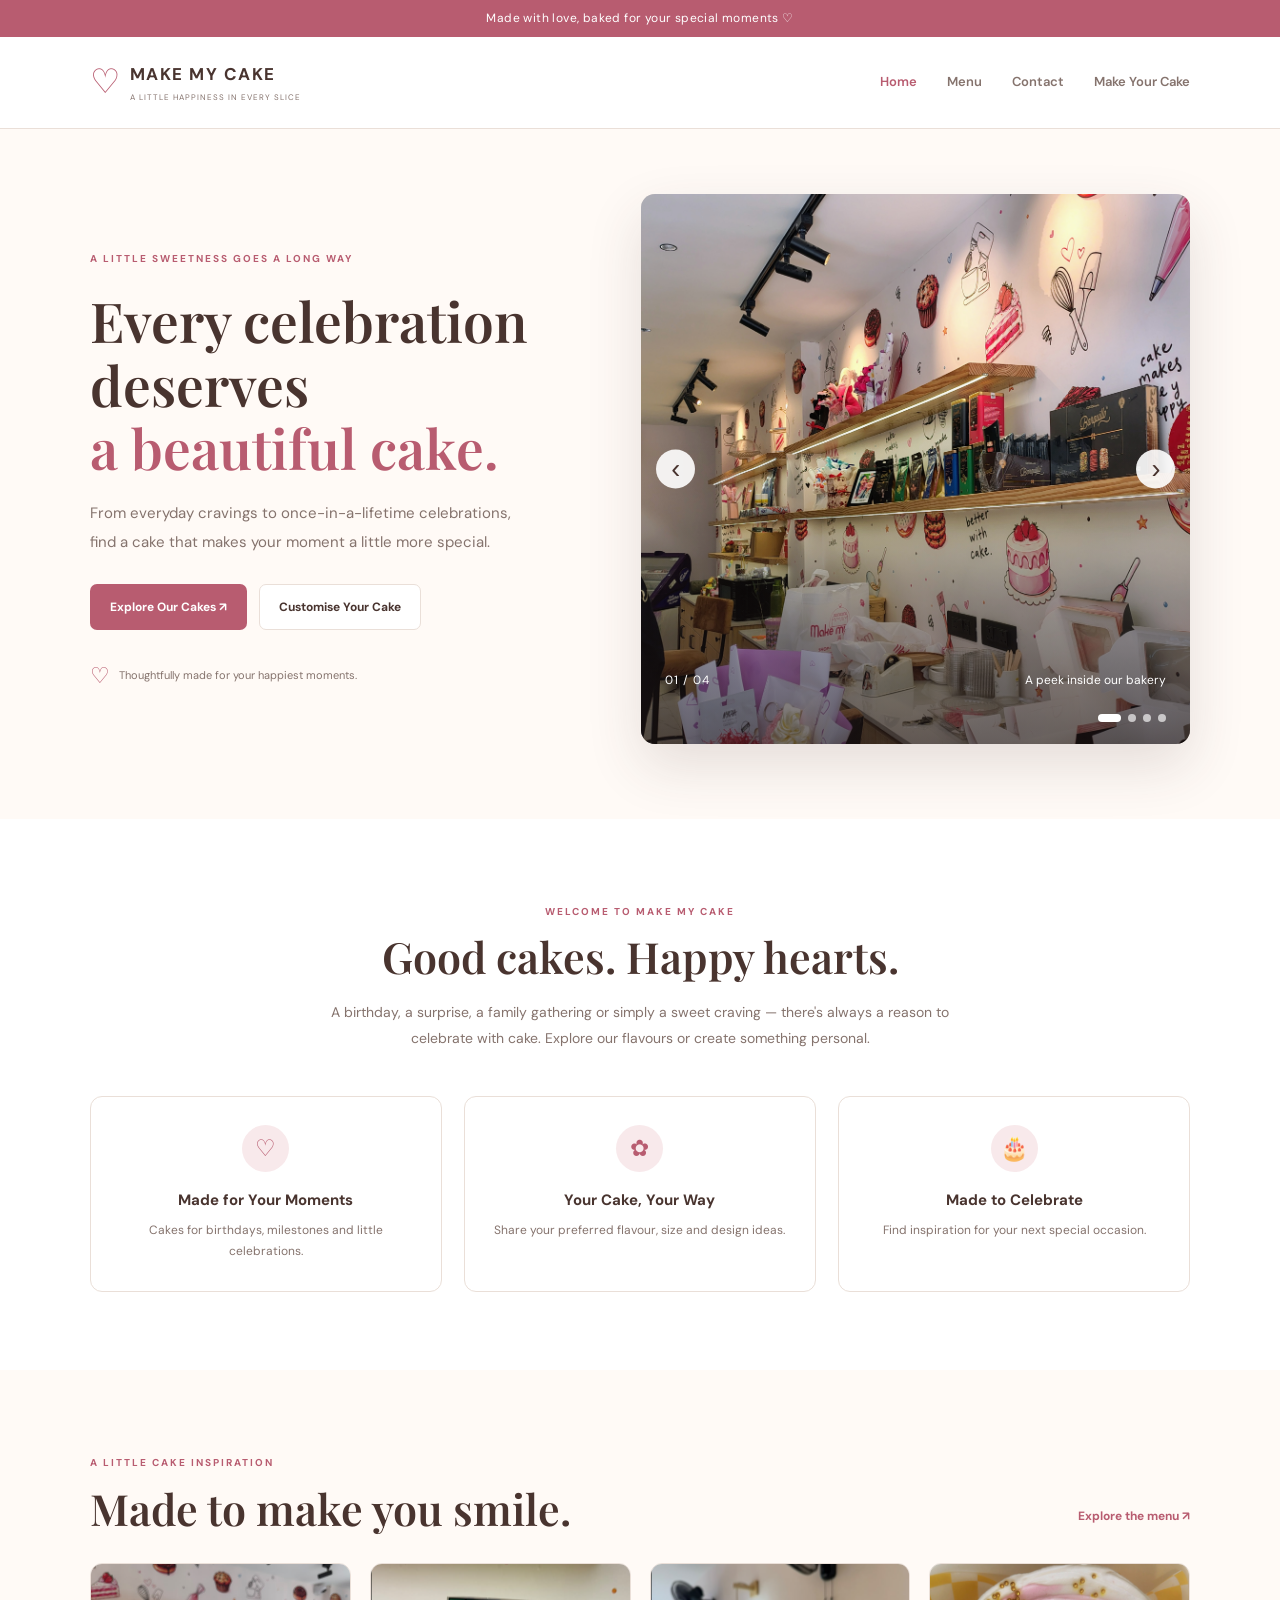
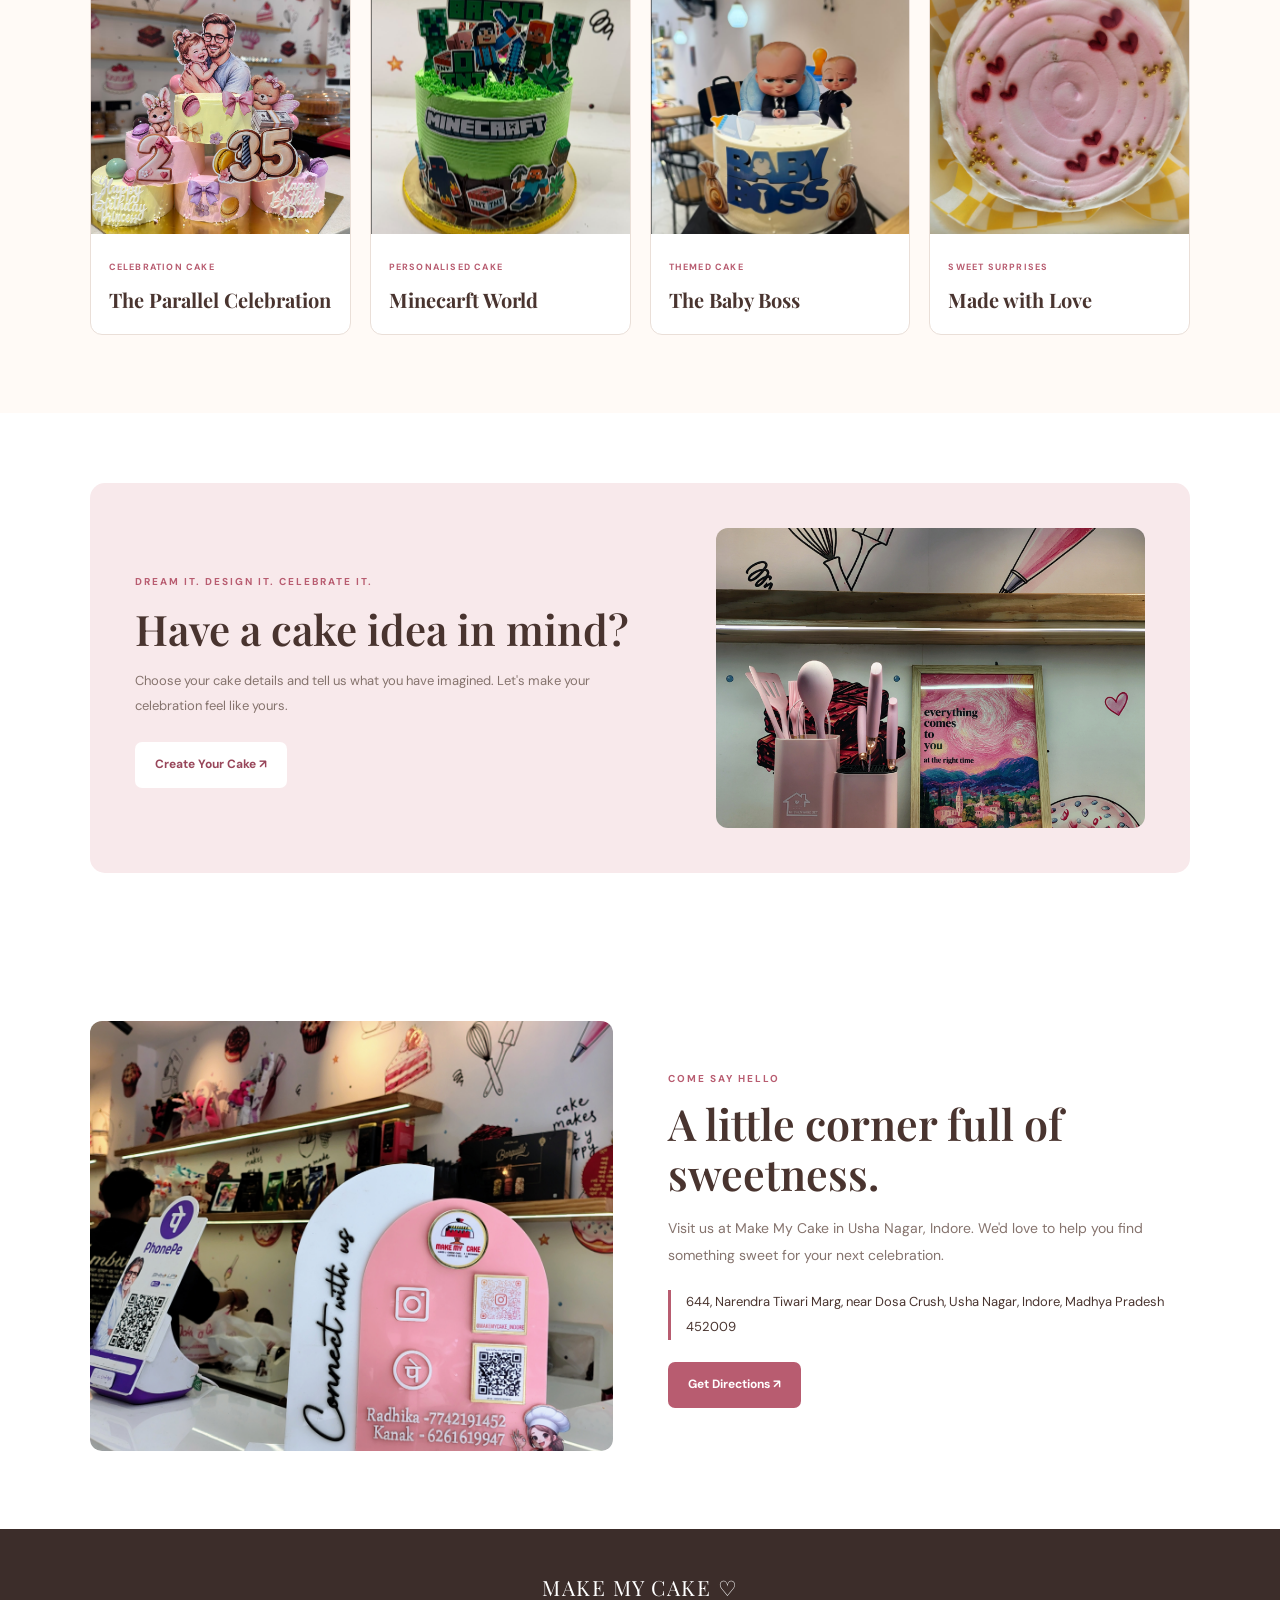
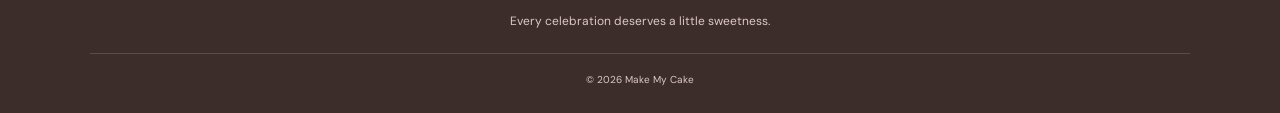
<file: index.html>
<!DOCTYPE html>
<html lang="en">
<head>
    <meta charset="UTF-8">
    <meta name="viewport" content="width=device-width, initial-scale=1.0">
    <meta name="description" content="Discover freshly made cakes, beautiful custom designs and celebration cakes at Make My Cake, Indore.">
    <title>Make My Cake | Every Celebration Deserves a Cake</title>
    <link rel="stylesheet" href="index.css">
    <script src="index.js" defer></script>
</head>
<body>

    <div class="announcement">
        Made with love, baked for your special moments ♡
    </div>

    <header class="site-header">
        <a class="brand" href="index.html">
            <span class="brand-icon">♡</span>
            <span>
                <strong>MAKE MY CAKE</strong>
                <small>A LITTLE HAPPINESS IN EVERY SLICE</small>
            </span>
        </a>

        <button class="menu-toggle" id="menuToggle"
                aria-label="Toggle navigation" aria-expanded="false">
            ☰
        </button>

        <nav class="nav-links" id="navLinks">
            <a class="active" href="index.html">Home</a>
            <a href="menu.html">Menu</a>
            <a href="contact.html">Contact</a>
            <a href="make-your-cake.html">Make Your Cake</a>
         
        </nav>
    </header>

    <main>
        <section class="hero">
            <div class="hero-copy">
                <span class="eyebrow">A LITTLE SWEETNESS GOES A LONG WAY</span>
                <h1>Every celebration deserves <span>a beautiful cake.</span></h1>
                <p>
                    From everyday cravings to once-in-a-lifetime celebrations,
                    find a cake that makes your moment a little more special.
                </p>

                <div class="hero-actions">
                    <a class="btn btn-primary" href="menu.html">Explore Our Cakes ↗</a>
                    <a class="btn btn-outline" href="make-your-cake.html">Customise Your Cake</a>
                </div>

                <div class="hero-note">
                    <span>♡</span>
                    Thoughtfully made for your happiest moments.
                </div>
            </div>

            <div class="slideshow" aria-label="Make My Cake bakery photo slideshow">
                <div class="slides">
                    <img class="slide active"
                         src="8.jpg"
                         alt="Inside the Make My Cake bakery">
                         
                    <img class="slide"
                         src="17.png"
                         alt="The bakery counter at Make My Cake">

                         
                    <img class="slide"
                         src="2.jpg"
                         alt="Cakes displayed at the bakery">

                         
                    <img class="slide"
                         src="14.png"
                         alt="Cakes displayed at the bakery">


                <div class="slide-caption">
                    <span class="slide-counter" id="slideCounter">01 / 04</span>
                    <span id="slideCaption">A peek inside our bakery</span>
                </div>

                <button class="slide-arrow slide-prev" id="prevSlide"
                        aria-label="Previous photo">‹</button>
                <button class="slide-arrow slide-next" id="nextSlide"
                        aria-label="Next photo">›</button>

                <div class="slide-dots" id="slideDots" aria-label="Choose a photo">
                    <button class="slide-dot active" aria-label="Photo 1"></button>
                    <button class="slide-dot" aria-label="Photo 2"></button>
                    <button class="slide-dot" aria-label="Photo 3"></button>
                    <button class="slide-dot" aria-label="Photo 4"></button>
                </div>
            </div>
        </section>

        <section class="welcome section-padding">
            <span class="eyebrow">WELCOME TO MAKE MY CAKE</span>
            <h2>Good cakes. Happy hearts.</h2>
            <p>
                A birthday, a surprise, a family gathering or simply a sweet
                craving — there's always a reason to celebrate with cake.
                Explore our flavours or create something personal.
            </p>

            <div class="feature-row">
                <article class="feature">
                    <span class="feature-icon">♡</span>
                    <h3>Made for Your Moments</h3>
                    <p>Cakes for birthdays, milestones and little celebrations.</p>
                </article>

                <article class="feature">
                    <span class="feature-icon">✿</span>
                    <h3>Your Cake, Your Way</h3>
                    <p>Share your preferred flavour, size and design ideas.</p>
                </article>

                <article class="feature">
                    <span class="feature-icon">🎂</span>
                    <h3>Made to Celebrate</h3>
                    <p>Find inspiration for your next special occasion.</p>
                </article>
            </div>
        </section>

        <section class="gallery-section section-padding">
            <div class="section-heading">
                <div>
                    <span class="eyebrow">A LITTLE CAKE INSPIRATION</span>
                    <h2>Made to make you smile.</h2>
                </div>
                <a class="text-link" href="menu.html">Explore the menu ↗</a>
            </div>

            <div class="cake-gallery">
                <article class="cake-card">
                    <img src="18.png"
                         alt="Pink and white celebration cake decorated with a large lily">
                    <div class="cake-card-info">
                        <span>CELEBRATION CAKE</span>
                        <h3>The Parallel Celebration</h3>
                    </div>
                </article>

                <article class="cake-card">
                    <img src="15.png"
                         alt="Pink cake decorated with little red hearts and golden sprinkles">
                    <div class="cake-card-info">
                        <span>PERSONALISED CAKE</span>
                        <h3>Minecarft World</h3>
                    </div>
                </article>

                <article class="cake-card">
                    <img src="13.png"
                         alt="Chocolate jungle-themed cake with handmade animal decorations">
                    <div class="cake-card-info">
                        <span>THEMED CAKE</span>
                        <h3>The Baby Boss</h3>
                    </div>
                </article>

                <article class="cake-card">
                    <img src="9.jpg"
                         alt="White birthday cake decorated with personalised photo toppers">
                    <div class="cake-card-info">
                        <span>SWEET SURPRISES</span>
                        <h3>Made with Love</h3>
                    </div>
                </article>
            </div>
        </section>

        <section class="custom-cta">
            <div class="custom-cta-copy">
                <span class="eyebrow">DREAM IT. DESIGN IT. CELEBRATE IT.</span>
                <h2>Have a cake idea in mind?</h2>
                <p>
                    Choose your cake details and tell us what you have imagined.
                    Let's make your celebration feel like yours.
                </p>
                <a class="btn btn-light" href="make-your-cake.html">
                    Create Your Cake ↗
                </a>
            </div>

            <img src="6.jpg"
                 alt="Close-up of the pink floral cake"
                 class="cta-image">
        </section>

        <section class="visit-section section-padding">
            <div class="visit-image">
                <img src="7.jpg"
                     alt="The Make My Cake shop counter">
            </div>

            <div class="visit-copy">
                <span class="eyebrow">COME SAY HELLO</span>
                <h2>A little corner full of sweetness.</h2>
                <p>
                    Visit us at Make My Cake in Usha Nagar, Indore.
                    We'd love to help you find something sweet for your next
                    celebration.
                </p>
                <p class="address">
                    644, Narendra Tiwari Marg, near Dosa Crush,
                    Usha Nagar, Indore, Madhya Pradesh 452009
                </p>
                <a class="btn btn-primary"
                   href="https://www.google.com/maps/search/?api=1&query=644%2C%20Narendra%20Tiwari%20Marg%2C%20near%20Dosa%20Crush%2C%20Usha%20Nagar%2C%20Indore%2C%20Madhya%20Pradesh%20452009"
                   target="_blank" rel="noopener noreferrer">
                    Get Directions ↗
                </a>
            </div>
        </section>
    </main>

    <footer class="site-footer">
        <a class="footer-brand" href="index.html">MAKE MY CAKE ♡</a>
        <p>Every celebration deserves a little sweetness.</p>

        <p class="copyright">© <span id="currentYear"></span> Make My Cake</p>
    </footer>

</body>
</html>
</file>
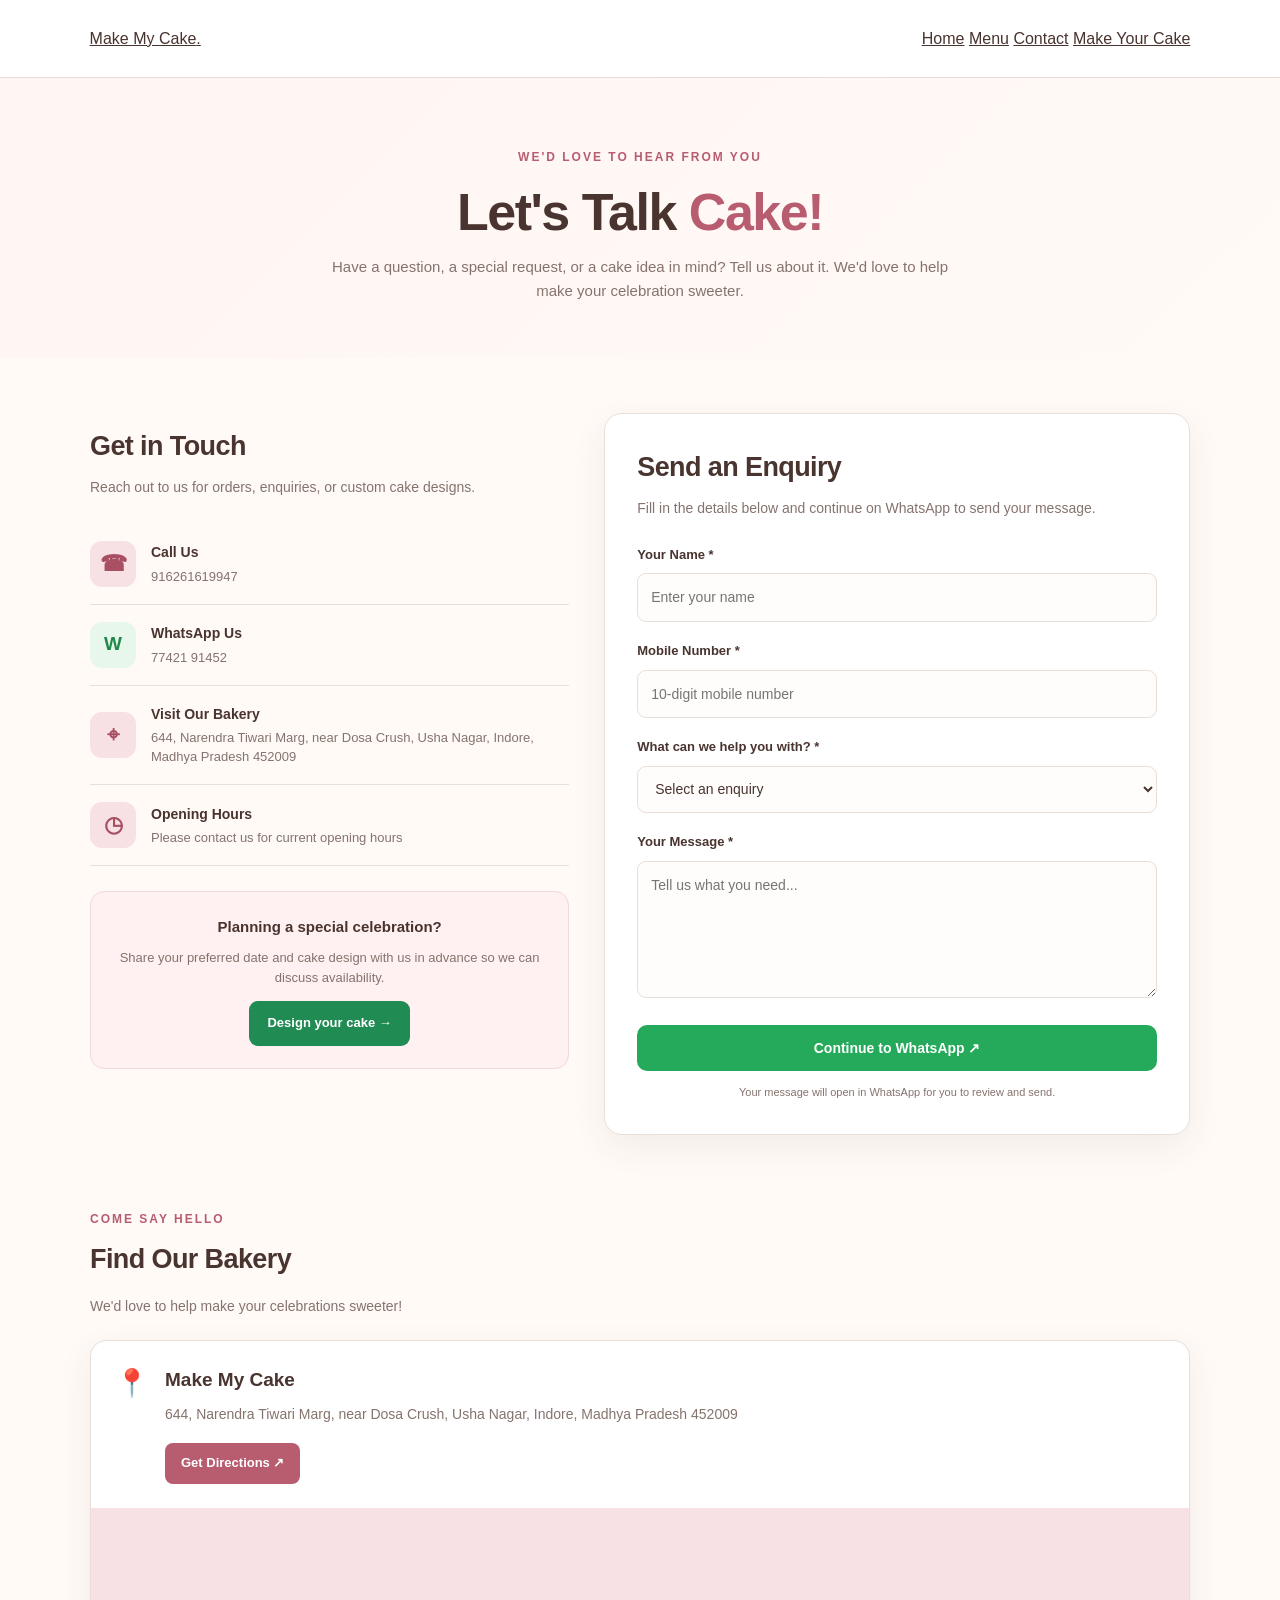
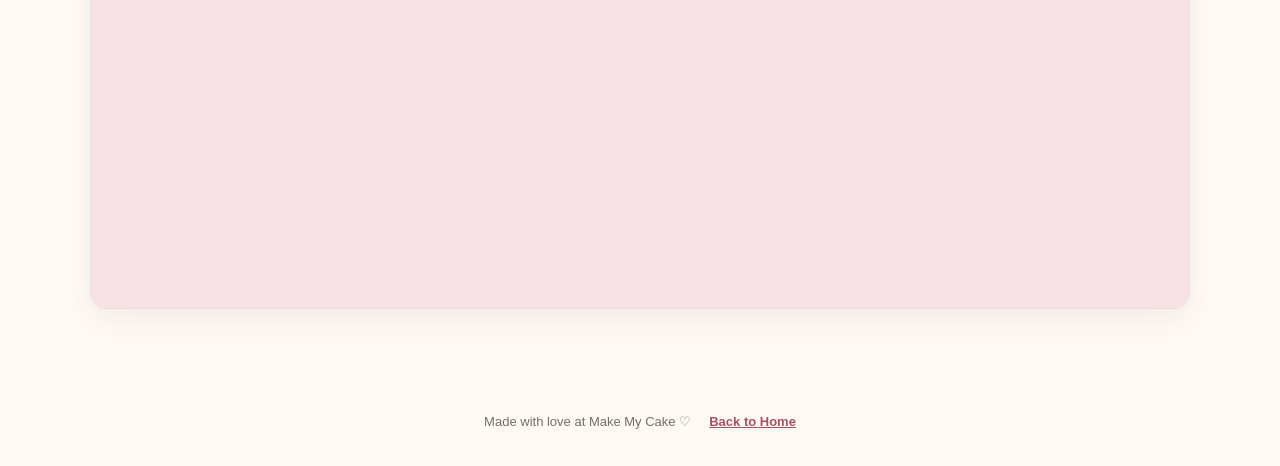
<file: contact.html>
<!DOCTYPE html>
<html lang="en">
<head>
    <meta charset="UTF-8">
    <meta name="viewport" content="width=device-width, initial-scale=1.0">
    <title>Contact Us | Make My Cake</title>
    <link rel="stylesheet" href="make-your-cake.css">
    <link rel="stylesheet" href="contact.css">
    <script src="contact.js" defer></script>
</head>
<body>
    <header class="site-header">
        <a href="index.html" class="logo">Make My Cake<span>.</span></a>

        <nav>
            <a href="index.html">Home</a>
            <a href="menu.html">Menu</a>
            <a href="contact.html" class="active">Contact</a>
            <a href="make-your-cake.html">Make Your Cake</a>
        </nav>
    </header>

    <main>
        <section class="contact-hero">
            <span class="eyebrow">WE'D LOVE TO HEAR FROM YOU</span>
            <h1>Let's Talk <span>Cake!</span></h1>
            <p>
                Have a question, a special request, or a cake idea in mind?
                Tell us about it. We'd love to help make your celebration sweeter.
            </p>
        </section>

        <section class="contact-container">
            <div class="contact-details">
                <div class="contact-heading">
                    <h2>Get in Touch</h2>
                    <p>Reach out to us for orders, enquiries, or custom cake designs.</p>
                </div>

                <a class="contact-item" id="phoneLink" href="tel:+916261619947">
                    <span class="contact-icon">☎</span>
                    <span>
                        <strong>Call Us</strong>
                        <small id="phoneText">62616 19947</small>
                    </span>
                </a>

                <a class="contact-item"
                   id="whatsappLink"
                   href="https://wa.me/917742191452"
                   target="_blank"
                   rel="noopener noreferrer">
                    <span class="contact-icon whatsapp-icon">W</span>
                    <span>
                        <strong>WhatsApp Us</strong>
                        <small id="whatsappText">77421 91452</small>
                    </span>
                </a>

                <div class="contact-item">
                    <span class="contact-icon">⌖</span>
                    <span>
                        <strong>Visit Our Bakery</strong>
                        <small id="addressText">
                            644, Narendra Tiwari Marg, near Dosa Crush,
                            Usha Nagar, Indore, Madhya Pradesh 452009
                        </small>
                    </span>
                </div>

                <div class="contact-item">
                    <span class="contact-icon">◷</span>
                    <span>
                        <strong>Opening Hours</strong>
                        <small id="hoursText">
                            11:00 AM to 11:55 PM
                        </small>
                    </span>
                </div>

                <div class="contact-note">
                    <strong>Planning a special celebration?</strong>
                    <p>
                        Share your preferred date and cake design with us
                        in advance so we can discuss availability.
                    </p>
                    <a href="make-your-cake.html" class="text-link">
                        Design your cake →
                    </a>
                </div>
            </div>

            <div class="enquiry-card">
                <h2>Send an Enquiry</h2>
                <p class="form-intro">
                    Fill in the details below and continue on WhatsApp
                    to send your message.
                </p>

                <form id="contactForm">
                    <div class="form-group">
                        <label for="name">Your Name *</label>
                        <input
                            type="text"
                            id="name"
                            name="name"
                            placeholder="Enter your name"
                            required>
                    </div>

                    <div class="form-group">
                        <label for="mobile">Mobile Number *</label>
                        <input
                            type="tel"
                            id="mobile"
                            name="mobile"
                            placeholder="10-digit mobile number"
                            inputmode="numeric"
                            pattern="[6-9][0-9]{9}"
                            maxlength="10"
                            required>
                    </div>

                    <div class="form-group">
                        <label for="enquiryType">What can we help you with? *</label>
                        <select id="enquiryType" name="enquiryType" required>
                            <option value="">Select an enquiry</option>
                            <option>Custom cake order</option>
                            <option>Flavour and price enquiry</option>
                            <option>Existing order enquiry</option>
                            <option>Delivery enquiry</option>
                            <option>Feedback or suggestion</option>
                            <option>Other</option>
                        </select>
                    </div>

                    <div class="form-group">
                        <label for="message">Your Message *</label>
                        <textarea
                            id="message"
                            name="message"
                            rows="5"
                            placeholder="Tell us what you need..."
                            required></textarea>
                    </div>

                    <p id="contactError" class="contact-error" role="alert"></p>

                    <button type="submit" class="contact-submit">
                        Continue to WhatsApp ↗
                    </button>

                    <p class="privacy-note">
                        Your message will open in WhatsApp for you to review and send.
                    </p>
                </form>
            </div>
        </section>

        <section class="map-section">
            <div>
                <span class="eyebrow">COME SAY HELLO</span>
                <h2>Find Our Bakery</h2>
                <p>We'd love to help make your celebrations sweeter!</p>
            </div>

            <div class="map-card">
                <div class="map-address">
                    <span class="map-pin">📍</span>
                    <div>
                        <h3>Make My Cake</h3>
                        <p id="mapAddress">
                            644, Narendra Tiwari Marg, near Dosa Crush,
                            Usha Nagar, Indore, Madhya Pradesh 452009
                        </p>

                        <a
                            id="mapLink"
                            href="https://www.google.com/maps/search/?api=1&query=Make+My+Cake%2C+642+Narendra+Tiwari+Marg%2C+Sudama+Nagar%2C+Indore"
                            target="_blank"
                            rel="noopener noreferrer"
                            class="directions-btn">
                            Get Directions ↗
                        </a>
                    </div>
                </div>

                <div class="map-frame">
                    <iframe
                        title="Make My Cake bakery location in Indore"
                        src="https://maps.google.com/maps?q=Make%20My%20Cake%2C%20642%20Narendra%20Tiwari%20Marg%2C%20Sudama%20Nagar%2C%20Indore&t=&z=17&output=embed"
                        width="100%"
                        height="400"
                        style="border:0"
                        loading="lazy"
                        allowfullscreen
                        referrerpolicy="no-referrer-when-downgrade">
                    </iframe>
                </div>
            </div>
        </section>
    </main>

    <footer class="site-footer">
        <p>Made with love at Make My Cake ♡</p>
        <a href="index.html">Back to Home</a>
    </footer>
</body>
</html>
</file>
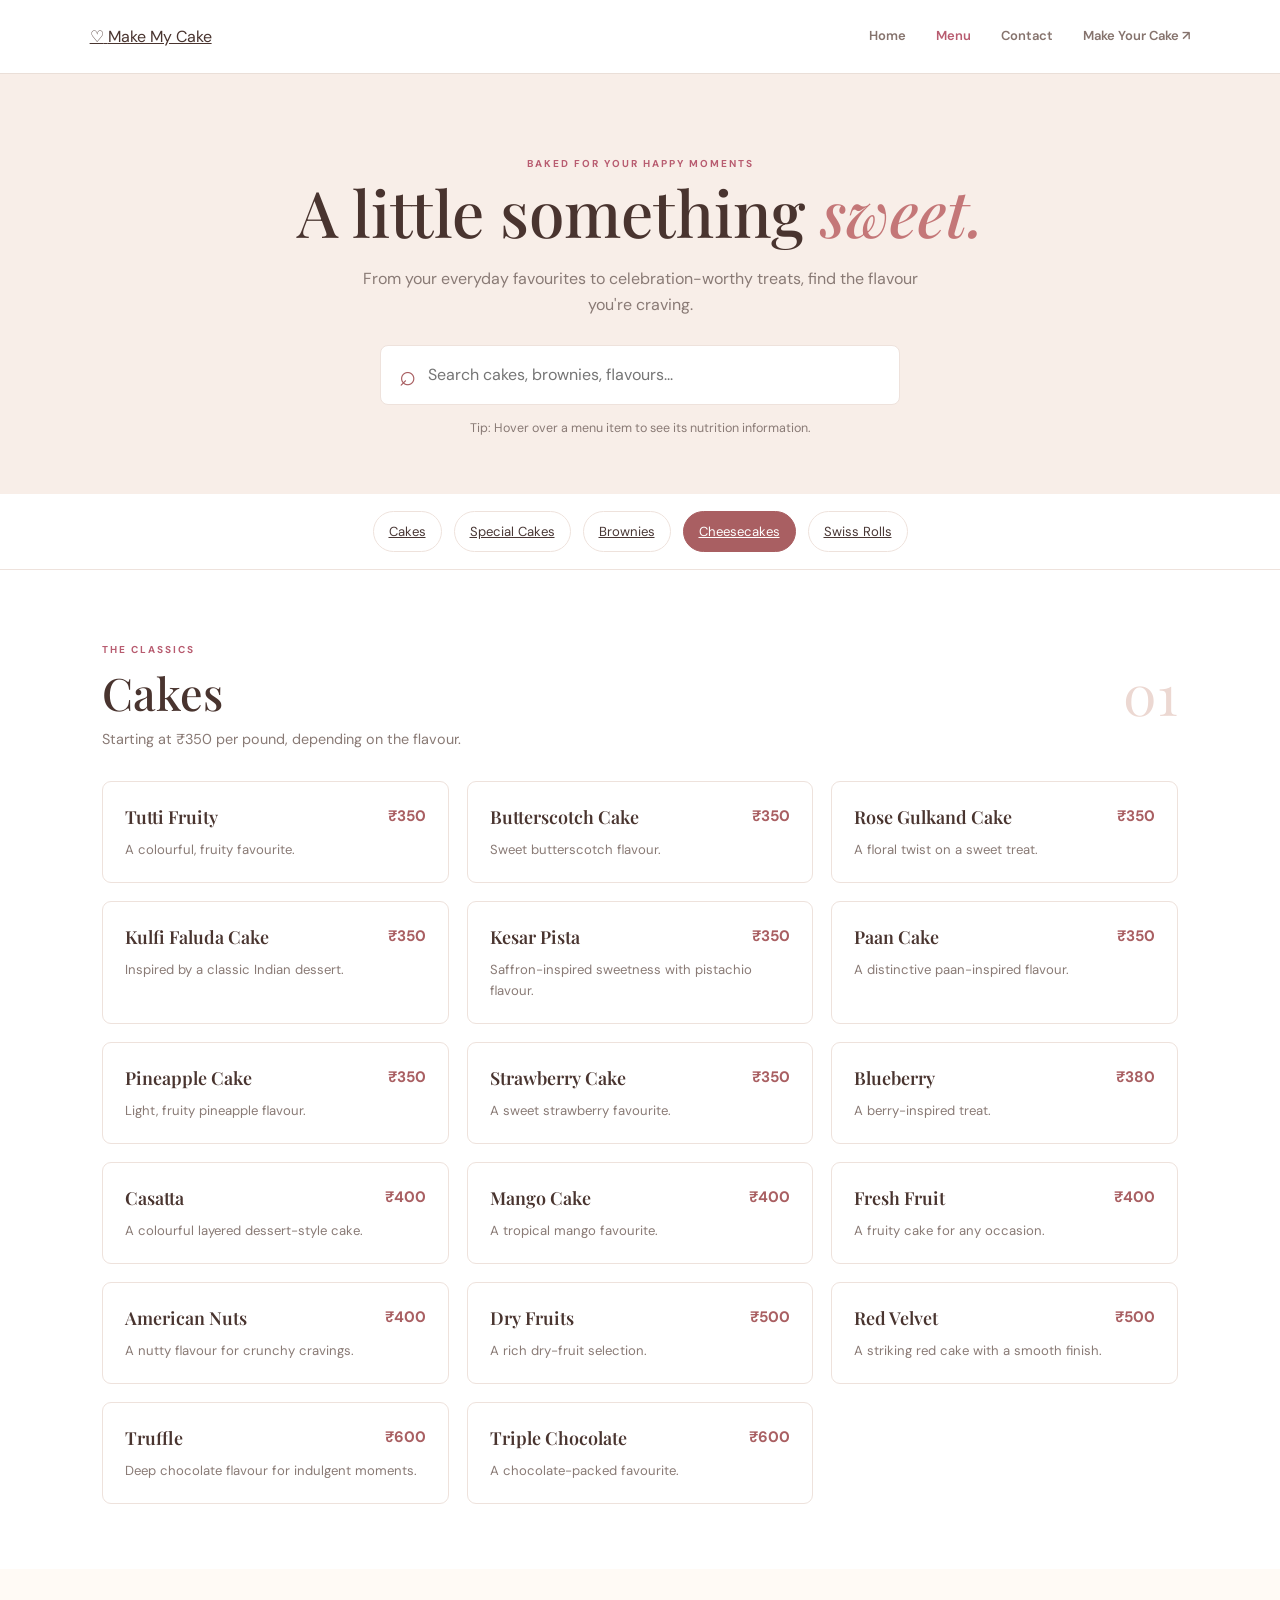
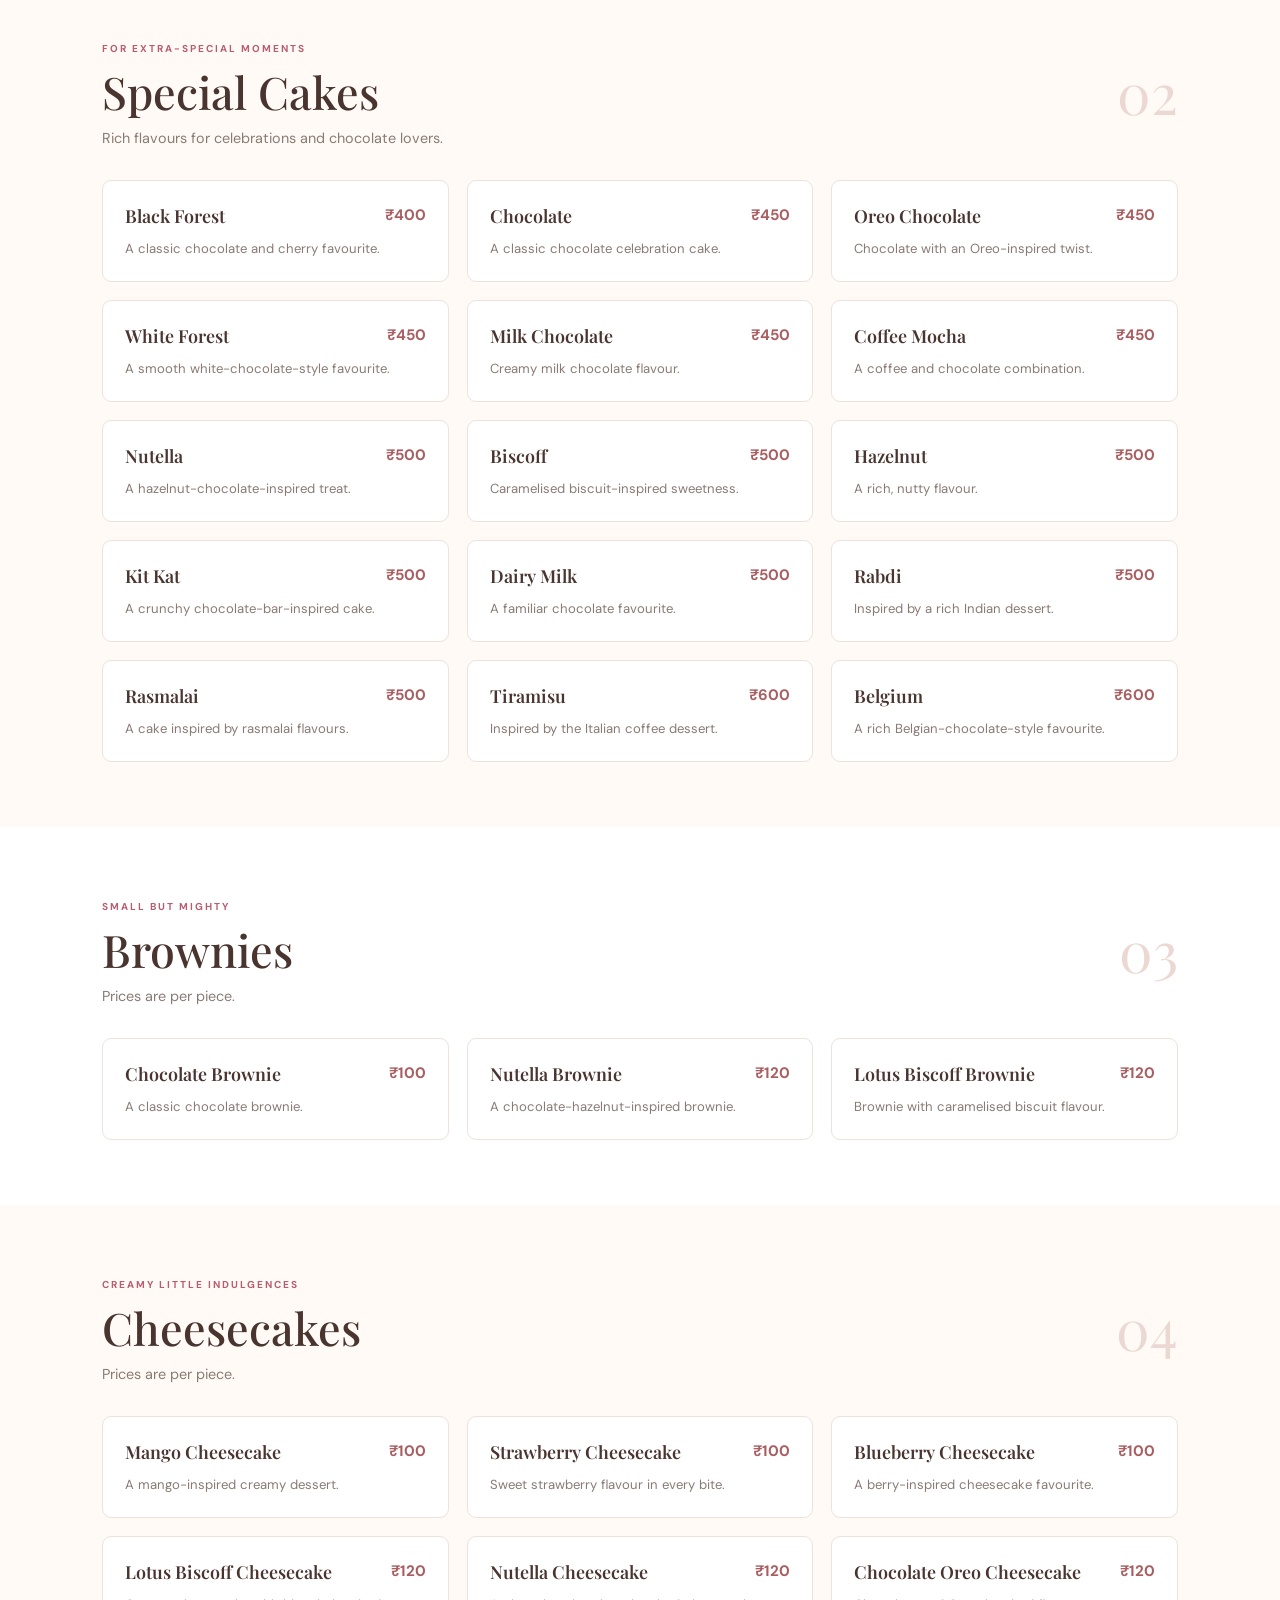
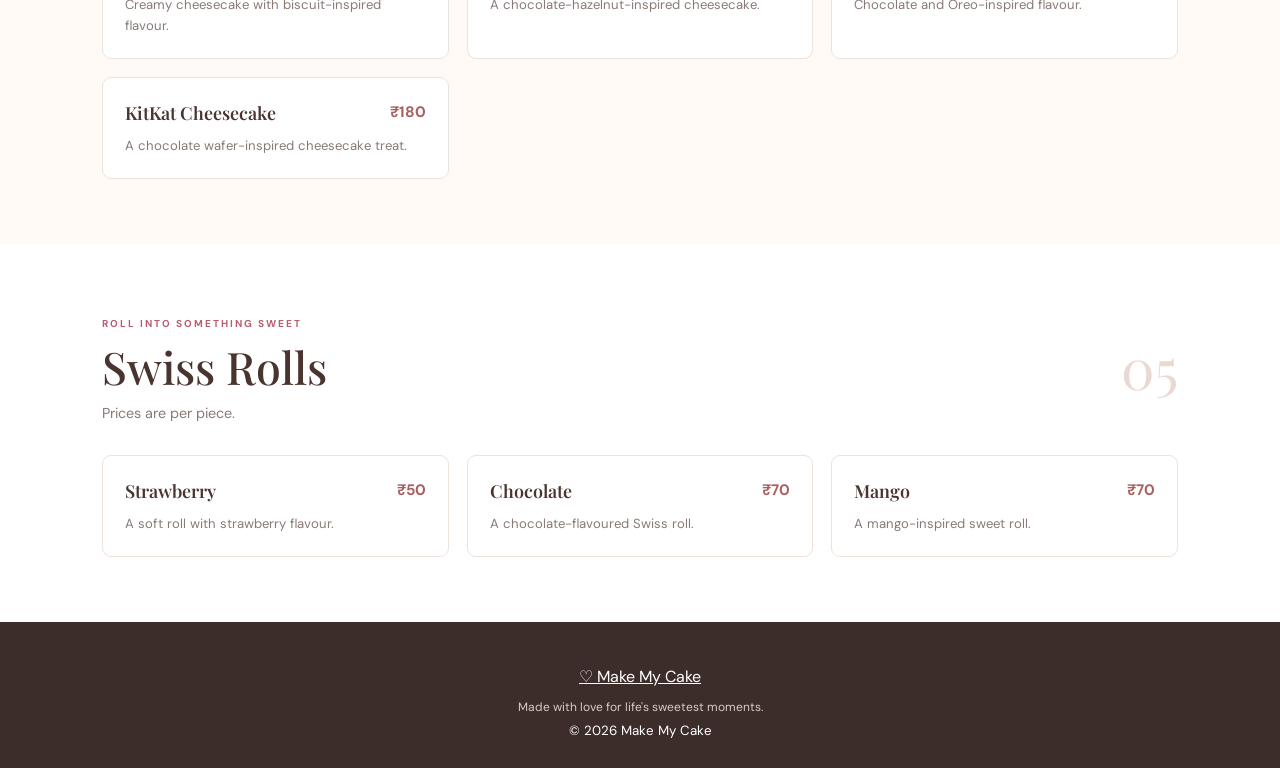
<file: menu.html>
<!DOCTYPE html>
<html lang="en">
<head>
    <meta charset="UTF-8">
    <meta name="viewport" content="width=device-width, initial-scale=1.0">
    <meta name="description" content="Explore the Make My Cake menu: cakes, special cakes, brownies, cheesecakes and Swiss rolls.">
    <title>Our Menu | Make My Cake</title>

    <link rel="stylesheet" href="index.css">
    <link rel="stylesheet" href="menu.css">
    <script src="index.js" defer></script>
    <script src="menu.js" defer></script>
</head>

<body>
    <header class="site-header">
        <a href="index.html" class="logo">
            <span class="logo-icon">♡</span>
            <span>Make My Cake</span>
        </a>

        <button class="menu-toggle" id="menuToggle"
            aria-label="Open navigation" aria-expanded="false"
            aria-controls="navLinks">☰</button>

        <nav class="nav-links" id="navLinks">
            <a href="index.html">Home</a>
            <a href="menu.html" class="active">Menu</a>
    
            <a href="contact.html">Contact</a>
            <a href="make-your-cake.html" class="make-cake-link">Make Your Cake <span>↗</span></a>
        </nav>
    </header>

    <main class="menu-page">
        <section class="menu-hero">
            <span class="eyebrow">BAKED FOR YOUR HAPPY MOMENTS</span>
            <h1>A little something <span>sweet.</span></h1>
            <p>
                From your everyday favourites to celebration-worthy treats,
                find the flavour you're craving.
            </p>

            <div class="menu-search">
                <span aria-hidden="true">⌕</span>
                <input type="search" id="menuSearch"
                    placeholder="Search cakes, brownies, flavours..."
                    aria-label="Search menu items">
            </div>

            <p class="hover-hint">
                Tip: Hover over a menu item to see its nutrition information.
            </p>
        </section>

        <nav class="category-nav" aria-label="Menu categories">
            <a href="#cakes">Cakes</a>
            <a href="#special-cakes">Special Cakes</a>
            <a href="#brownies">Brownies</a>
            <a href="#cheesecakes">Cheesecakes</a>
            <a href="#swiss-rolls">Swiss Rolls</a>
        </nav>

        <div class="menu-notice" id="noResults" hidden>
            No matching items found. Try another search.
        </div>

        <section class="menu-category" id="cakes">
            <div class="category-heading">
                <div>
                    <span class="eyebrow">THE CLASSICS</span>
                    <h2>Cakes</h2>
                    <p>Starting at ₹350 per pound, depending on the flavour.</p>
                </div>
                <span class="category-number">01</span>
            </div>

            <div class="menu-grid">
                <article class="menu-item" data-name="tutti fruity">
                    <div class="item-top"><h3>Tutti Fruity</h3><span>₹350</span></div>
                    <p class="item-description">A colourful, fruity favourite.</p>
                    <div class="nutrition-popover"><strong>Nutrition & protein</strong><p>Values not yet verified. Ask us for ingredient and nutrition details.</p></div>
                </article>

                <article class="menu-item" data-name="butterscotch cake">
                    <div class="item-top"><h3>Butterscotch Cake</h3><span>₹350</span></div>
                    <p class="item-description">Sweet butterscotch flavour.</p>
                    <div class="nutrition-popover"><strong>Nutrition & protein</strong><p>Values not yet verified. Ask us for ingredient and nutrition details.</p></div>
                </article>

                <article class="menu-item" data-name="rose gulkand cake">
                    <div class="item-top"><h3>Rose Gulkand Cake</h3><span>₹350</span></div>
                    <p class="item-description">A floral twist on a sweet treat.</p>
                    <div class="nutrition-popover"><strong>Nutrition & protein</strong><p>Values not yet verified. Ask us for ingredient and nutrition details.</p></div>
                </article>

                <article class="menu-item" data-name="kulfi faluda cake">
                    <div class="item-top"><h3>Kulfi Faluda Cake</h3><span>₹350</span></div>
                    <p class="item-description">Inspired by a classic Indian dessert.</p>
                    <div class="nutrition-popover"><strong>Nutrition & protein</strong><p>Values not yet verified. Ask us for ingredient and nutrition details.</p></div>
                </article>

                <article class="menu-item" data-name="kesar pista">
                    <div class="item-top"><h3>Kesar Pista</h3><span>₹350</span></div>
                    <p class="item-description">Saffron-inspired sweetness with pistachio flavour.</p>
                    <div class="nutrition-popover"><strong>Nutrition & protein</strong><p>Values not yet verified. Ask us for ingredient and nutrition details.</p></div>
                </article>

                <article class="menu-item" data-name="paan cake">
                    <div class="item-top"><h3>Paan Cake</h3><span>₹350</span></div>
                    <p class="item-description">A distinctive paan-inspired flavour.</p>
                    <div class="nutrition-popover"><strong>Nutrition & protein</strong><p>Values not yet verified. Ask us for ingredient and nutrition details.</p></div>
                </article>

                <article class="menu-item" data-name="pineapple cake">
                    <div class="item-top"><h3>Pineapple Cake</h3><span>₹350</span></div>
                    <p class="item-description">Light, fruity pineapple flavour.</p>
                    <div class="nutrition-popover"><strong>Nutrition & protein</strong><p>Values not yet verified. Ask us for ingredient and nutrition details.</p></div>
                </article>

                <article class="menu-item" data-name="strawberry cake">
                    <div class="item-top"><h3>Strawberry Cake</h3><span>₹350</span></div>
                    <p class="item-description">A sweet strawberry favourite.</p>
                    <div class="nutrition-popover"><strong>Nutrition & protein</strong><p>Values not yet verified. Ask us for ingredient and nutrition details.</p></div>
                </article>

                <article class="menu-item" data-name="blueberry">
                    <div class="item-top"><h3>Blueberry</h3><span>₹380</span></div>
                    <p class="item-description">A berry-inspired treat.</p>
                    <div class="nutrition-popover"><strong>Nutrition & protein</strong><p>Values not yet verified. Ask us for ingredient and nutrition details.</p></div>
                </article>

                <article class="menu-item" data-name="casatta casata">
                    <div class="item-top"><h3>Casatta</h3><span>₹400</span></div>
                    <p class="item-description">A colourful layered dessert-style cake.</p>
                    <div class="nutrition-popover"><strong>Nutrition & protein</strong><p>Values not yet verified. Ask us for ingredient and nutrition details.</p></div>
                </article>

                <article class="menu-item" data-name="mango cake">
                    <div class="item-top"><h3>Mango Cake</h3><span>₹400</span></div>
                    <p class="item-description">A tropical mango favourite.</p>
                    <div class="nutrition-popover"><strong>Nutrition & protein</strong><p>Values not yet verified. Ask us for ingredient and nutrition details.</p></div>
                </article>

                <article class="menu-item" data-name="fresh fruit">
                    <div class="item-top"><h3>Fresh Fruit</h3><span>₹400</span></div>
                    <p class="item-description">A fruity cake for any occasion.</p>
                    <div class="nutrition-popover"><strong>Nutrition & protein</strong><p>Values not yet verified. Ask us for ingredient and nutrition details.</p></div>
                </article>

                <article class="menu-item" data-name="american nuts">
                    <div class="item-top"><h3>American Nuts</h3><span>₹400</span></div>
                    <p class="item-description">A nutty flavour for crunchy cravings.</p>
                    <div class="nutrition-popover"><strong>Nutrition & protein</strong><p>Values not yet verified. Ask us for ingredient and nutrition details.</p></div>
                </article>

                <article class="menu-item" data-name="dry fruits">
                    <div class="item-top"><h3>Dry Fruits</h3><span>₹500</span></div>
                    <p class="item-description">A rich dry-fruit selection.</p>
                    <div class="nutrition-popover"><strong>Nutrition & protein</strong><p>Values not yet verified. Ask us for ingredient and nutrition details.</p></div>
                </article>

                <article class="menu-item" data-name="red velvet">
                    <div class="item-top"><h3>Red Velvet</h3><span>₹500</span></div>
                    <p class="item-description">A striking red cake with a smooth finish.</p>
                    <div class="nutrition-popover"><strong>Nutrition & protein</strong><p>Values not yet verified. Ask us for ingredient and nutrition details.</p></div>
                </article>

                <article class="menu-item" data-name="truffle">
                    <div class="item-top"><h3>Truffle</h3><span>₹600</span></div>
                    <p class="item-description">Deep chocolate flavour for indulgent moments.</p>
                    <div class="nutrition-popover"><strong>Nutrition & protein</strong><p>Values not yet verified. Ask us for ingredient and nutrition details.</p></div>
                </article>

                <article class="menu-item" data-name="triple chocolate">
                    <div class="item-top"><h3>Triple Chocolate</h3><span>₹600</span></div>
                    <p class="item-description">A chocolate-packed favourite.</p>
                    <div class="nutrition-popover"><strong>Nutrition & protein</strong><p>Values not yet verified. Ask us for ingredient and nutrition details.</p></div>
                </article>
            </div>
        </section>

        <section class="menu-category" id="special-cakes">
            <div class="category-heading">
                <div>
                    <span class="eyebrow">FOR EXTRA-SPECIAL MOMENTS</span>
                    <h2>Special Cakes</h2>
                    <p>Rich flavours for celebrations and chocolate lovers.</p>
                </div>
                <span class="category-number">02</span>
            </div>

            <div class="menu-grid">
                <article class="menu-item" data-name="black forest">
                    <div class="item-top"><h3>Black Forest</h3><span>₹400</span></div>
                    <p class="item-description">A classic chocolate and cherry favourite.</p>
                    <div class="nutrition-popover"><strong>Nutrition & protein</strong><p>Values not yet verified. Ask us for ingredient and nutrition details.</p></div>
                </article>

                <article class="menu-item" data-name="chocolate">
                    <div class="item-top"><h3>Chocolate</h3><span>₹450</span></div>
                    <p class="item-description">A classic chocolate celebration cake.</p>
                    <div class="nutrition-popover"><strong>Nutrition & protein</strong><p>Values not yet verified. Ask us for ingredient and nutrition details.</p></div>
                </article>

                <article class="menu-item" data-name="oreo chocolate">
                    <div class="item-top"><h3>Oreo Chocolate</h3><span>₹450</span></div>
                    <p class="item-description">Chocolate with an Oreo-inspired twist.</p>
                    <div class="nutrition-popover"><strong>Nutrition & protein</strong><p>Values not yet verified. Ask us for ingredient and nutrition details.</p></div>
                </article>

                <article class="menu-item" data-name="white forest">
                    <div class="item-top"><h3>White Forest</h3><span>₹450</span></div>
                    <p class="item-description">A smooth white-chocolate-style favourite.</p>
                    <div class="nutrition-popover"><strong>Nutrition & protein</strong><p>Values not yet verified. Ask us for ingredient and nutrition details.</p></div>
                </article>

                <article class="menu-item" data-name="milk chocolate">
                    <div class="item-top"><h3>Milk Chocolate</h3><span>₹450</span></div>
                    <p class="item-description">Creamy milk chocolate flavour.</p>
                    <div class="nutrition-popover"><strong>Nutrition & protein</strong><p>Values not yet verified. Ask us for ingredient and nutrition details.</p></div>
                </article>

                <article class="menu-item" data-name="coffee mocha">
                    <div class="item-top"><h3>Coffee Mocha</h3><span>₹450</span></div>
                    <p class="item-description">A coffee and chocolate combination.</p>
                    <div class="nutrition-popover"><strong>Nutrition & protein</strong><p>Values not yet verified. Ask us for ingredient and nutrition details.</p></div>
                </article>

                <article class="menu-item" data-name="nutella">
                    <div class="item-top"><h3>Nutella</h3><span>₹500</span></div>
                    <p class="item-description">A hazelnut-chocolate-inspired treat.</p>
                    <div class="nutrition-popover"><strong>Nutrition & protein</strong><p>Values not yet verified. Ask us for ingredient and nutrition details.</p></div>
                </article>

                <article class="menu-item" data-name="biscoff">
                    <div class="item-top"><h3>Biscoff</h3><span>₹500</span></div>
                    <p class="item-description">Caramelised biscuit-inspired sweetness.</p>
                    <div class="nutrition-popover"><strong>Nutrition & protein</strong><p>Values not yet verified. Ask us for ingredient and nutrition details.</p></div>
                </article>

                <article class="menu-item" data-name="hazelnut">
                    <div class="item-top"><h3>Hazelnut</h3><span>₹500</span></div>
                    <p class="item-description">A rich, nutty flavour.</p>
                    <div class="nutrition-popover"><strong>Nutrition & protein</strong><p>Values not yet verified. Ask us for ingredient and nutrition details.</p></div>
                </article>

                <article class="menu-item" data-name="kit kat kitkat">
                    <div class="item-top"><h3>Kit Kat</h3><span>₹500</span></div>
                    <p class="item-description">A crunchy chocolate-bar-inspired cake.</p>
                    <div class="nutrition-popover"><strong>Nutrition & protein</strong><p>Values not yet verified. Ask us for ingredient and nutrition details.</p></div>
                </article>

                <article class="menu-item" data-name="dairy milk">
                    <div class="item-top"><h3>Dairy Milk</h3><span>₹500</span></div>
                    <p class="item-description">A familiar chocolate favourite.</p>
                    <div class="nutrition-popover"><strong>Nutrition & protein</strong><p>Values not yet verified. Ask us for ingredient and nutrition details.</p></div>
                </article>

                <article class="menu-item" data-name="rabdi">
                    <div class="item-top"><h3>Rabdi</h3><span>₹500</span></div>
                    <p class="item-description">Inspired by a rich Indian dessert.</p>
                    <div class="nutrition-popover"><strong>Nutrition & protein</strong><p>Values not yet verified. Ask us for ingredient and nutrition details.</p></div>
                </article>

                <article class="menu-item" data-name="rasmalai">
                    <div class="item-top"><h3>Rasmalai</h3><span>₹500</span></div>
                    <p class="item-description">A cake inspired by rasmalai flavours.</p>
                    <div class="nutrition-popover"><strong>Nutrition & protein</strong><p>Values not yet verified. Ask us for ingredient and nutrition details.</p></div>
                </article>

                <article class="menu-item" data-name="tiramisu">
                    <div class="item-top"><h3>Tiramisu</h3><span>₹600</span></div>
                    <p class="item-description">Inspired by the Italian coffee dessert.</p>
                    <div class="nutrition-popover"><strong>Nutrition & protein</strong><p>Values not yet verified. Ask us for ingredient and nutrition details.</p></div>
                </article>

                <article class="menu-item" data-name="belgium belgian">
                    <div class="item-top"><h3>Belgium</h3><span>₹600</span></div>
                    <p class="item-description">A rich Belgian-chocolate-style favourite.</p>
                    <div class="nutrition-popover"><strong>Nutrition & protein</strong><p>Values not yet verified. Ask us for ingredient and nutrition details.</p></div>
                </article>
            </div>
        </section>

        <section class="menu-category" id="brownies">
            <div class="category-heading">
                <div>
                    <span class="eyebrow">SMALL BUT MIGHTY</span>
                    <h2>Brownies</h2>
                    <p>Prices are per piece.</p>
                </div>
                <span class="category-number">03</span>
            </div>

            <div class="menu-grid">
                <article class="menu-item" data-name="chocolate brownie">
                    <div class="item-top"><h3>Chocolate Brownie</h3><span>₹100</span></div>
                    <p class="item-description">A classic chocolate brownie.</p>
                    <div class="nutrition-popover"><strong>Nutrition & protein</strong><p>Values not yet verified. Ask us for ingredient and nutrition details.</p></div>
                </article>

                <article class="menu-item" data-name="nutella brownie">
                    <div class="item-top"><h3>Nutella Brownie</h3><span>₹120</span></div>
                    <p class="item-description">A chocolate-hazelnut-inspired brownie.</p>
                    <div class="nutrition-popover"><strong>Nutrition & protein</strong><p>Values not yet verified. Ask us for ingredient and nutrition details.</p></div>
                </article>

                <article class="menu-item" data-name="lotus biscoff brownie">
                    <div class="item-top"><h3>Lotus Biscoff Brownie</h3><span>₹120</span></div>
                    <p class="item-description">Brownie with caramelised biscuit flavour.</p>
                    <div class="nutrition-popover"><strong>Nutrition & protein</strong><p>Values not yet verified. Ask us for ingredient and nutrition details.</p></div>
                </article>
            </div>
        </section>

        <section class="menu-category" id="cheesecakes">
            <div class="category-heading">
                <div>
                    <span class="eyebrow">CREAMY LITTLE INDULGENCES</span>
                    <h2>Cheesecakes</h2>
                    <p>Prices are per piece.</p>
                </div>
                <span class="category-number">04</span>
            </div>

            <div class="menu-grid">
                <article class="menu-item" data-name="mango cheesecake">
                    <div class="item-top"><h3>Mango Cheesecake</h3><span>₹100</span></div>
                    <p class="item-description">A mango-inspired creamy dessert.</p>
                    <div class="nutrition-popover"><strong>Nutrition & protein</strong><p>Values not yet verified. Ask us for ingredient and nutrition details.</p></div>
                </article>

                <article class="menu-item" data-name="strawberry cheesecake">
                    <div class="item-top"><h3>Strawberry Cheesecake</h3><span>₹100</span></div>
                    <p class="item-description">Sweet strawberry flavour in every bite.</p>
                    <div class="nutrition-popover"><strong>Nutrition & protein</strong><p>Values not yet verified. Ask us for ingredient and nutrition details.</p></div>
                </article>

                <article class="menu-item" data-name="blueberry cheesecake">
                    <div class="item-top"><h3>Blueberry Cheesecake</h3><span>₹100</span></div>
                    <p class="item-description">A berry-inspired cheesecake favourite.</p>
                    <div class="nutrition-popover"><strong>Nutrition & protein</strong><p>Values not yet verified. Ask us for ingredient and nutrition details.</p></div>
                </article>

                <article class="menu-item" data-name="lotus biscoff cheesecake">
                    <div class="item-top"><h3>Lotus Biscoff Cheesecake</h3><span>₹120</span></div>
                    <p class="item-description">Creamy cheesecake with biscuit-inspired flavour.</p>
                    <div class="nutrition-popover"><strong>Nutrition & protein</strong><p>Values not yet verified. Ask us for ingredient and nutrition details.</p></div>
                </article>

                <article class="menu-item" data-name="nutella cheesecake">
                    <div class="item-top"><h3>Nutella Cheesecake</h3><span>₹120</span></div>
                    <p class="item-description">A chocolate-hazelnut-inspired cheesecake.</p>
                    <div class="nutrition-popover"><strong>Nutrition & protein</strong><p>Values not yet verified. Ask us for ingredient and nutrition details.</p></div>
                </article>

                <article class="menu-item" data-name="chocolate oreo cheesecake">
                    <div class="item-top"><h3>Chocolate Oreo Cheesecake</h3><span>₹120</span></div>
                    <p class="item-description">Chocolate and Oreo-inspired flavour.</p>
                    <div class="nutrition-popover"><strong>Nutrition & protein</strong><p>Values not yet verified. Ask us for ingredient and nutrition details.</p></div>
                </article>

                <article class="menu-item" data-name="kitkat cheesecake kit kat">
                    <div class="item-top"><h3>KitKat Cheesecake</h3><span>₹180</span></div>
                    <p class="item-description">A chocolate wafer-inspired cheesecake treat.</p>
                    <div class="nutrition-popover"><strong>Nutrition & protein</strong><p>Values not yet verified. Ask us for ingredient and nutrition details.</p></div>
                </article>
            </div>
        </section>

        <section class="menu-category" id="swiss-rolls">
            <div class="category-heading">
                <div>
                    <span class="eyebrow">ROLL INTO SOMETHING SWEET</span>
                    <h2>Swiss Rolls</h2>
                    <p>Prices are per piece.</p>
                </div>
                <span class="category-number">05</span>
            </div>

            <div class="menu-grid">
                <article class="menu-item" data-name="strawberry swiss roll">
                    <div class="item-top"><h3>Strawberry</h3><span>₹50</span></div>
                    <p class="item-description">A soft roll with strawberry flavour.</p>
                    <div class="nutrition-popover"><strong>Nutrition & protein</strong><p>Values not yet verified. Ask us for ingredient and nutrition details.</p></div>
                </article>

                <article class="menu-item" data-name="chocolate swiss roll">
                    <div class="item-top"><h3>Chocolate</h3><span>₹70</span></div>
                    <p class="item-description">A chocolate-flavoured Swiss roll.</p>
                    <div class="nutrition-popover"><strong>Nutrition & protein</strong><p>Values not yet verified. Ask us for ingredient and nutrition details.</p></div>
                </article>

                <article class="menu-item" data-name="mango swiss roll">
                    <div class="item-top"><h3>Mango</h3><span>₹70</span></div>
                    <p class="item-description">A mango-inspired sweet roll.</p>
                    <div class="nutrition-popover"><strong>Nutrition & protein</strong><p>Values not yet verified. Ask us for ingredient and nutrition details.</p></div>
                </article>
            </div>
        </section>


    </main>

    <footer class="site-footer">
        <a href="index.html" class="logo">
            <span class="logo-icon">♡</span>
            <span>Make My Cake</span>
        </a>
        <p>Made with love for life's sweetest moments.</p>
        <small>© <span id="currentYear"></span> Make My Cake</small>
    </footer>
</body>
</html>
</file>
<file: index.css>
@import url('https://fonts.googleapis.com/css2?family=DM+Sans:wght@400;500;600;700&family=Playfair+Display:wght@500;600;700&display=swap');

:root {
    --pink: #b85c70;
    --pink-dark: #98465a;
    --pink-light: #f8e9eb;
    --cream: #fffaf6;
    --brown: #49342f;
    --muted: #85736d;
    --border: #eadfd8;
    --white: #ffffff;
}

* {
    box-sizing: border-box;
    margin: 0;
    padding: 0;
}

html {
    scroll-behavior: smooth;
}

body {
    font-family: 'DM Sans', sans-serif;
    color: var(--brown);
    background: var(--white);
    line-height: 1.6;
}

a {
    color: inherit;
}

.announcement {
    padding: 9px 15px;
    text-align: center;
    background: var(--pink);
    color: var(--white);
    font-size: 12px;
    letter-spacing: 0.4px;
}

.site-header {
    position: sticky;
    top: 0;
    z-index: 20;
    display: flex;
    align-items: center;
    justify-content: space-between;
    gap: 25px;
    padding: 18px 7%;
    background: rgba(255, 255, 255, 0.97);
    border-bottom: 1px solid var(--border);
}

.brand {
    display: flex;
    align-items: center;
    gap: 10px;
    text-decoration: none;
}

.brand-icon {
    color: var(--pink);
    font-size: 34px;
}

.brand strong,
.brand small {
    display: block;
}

.brand strong {
    font-size: 17px;
    letter-spacing: 1.5px;
}

.brand small {
    margin-top: 2px;
    color: var(--muted);
    font-size: 8px;
    letter-spacing: 1px;
}

.nav-links {
    display: flex;
    align-items: center;
    gap: 30px;
}

.nav-links a {
    padding: 8px 0;
    color: var(--muted);
    text-decoration: none;
    font-size: 13px;
    font-weight: 600;
    transition: color 0.2s;
}

.nav-links a:hover,
.nav-links a.active {
    color: var(--pink);
}

.menu-toggle {
    display: none;
    border: 0;
    background: none;
    color: var(--brown);
    font-size: 27px;
    cursor: pointer;
}

.hero {
    display: grid;
    grid-template-columns: 0.95fr 1.05fr;
    align-items: center;
    gap: 55px;
    padding: 65px 7% 75px;
    background: var(--cream);
}

.hero-copy {
    max-width: 570px;
}

.eyebrow {
    display: inline-block;
    color: var(--pink);
    font-size: 10px;
    font-weight: 700;
    letter-spacing: 2px;
    line-height: 1.8;
}

.hero h1,
.welcome h2,
.section-heading h2,
.custom-cta h2,
.visit-copy h2 {
    font-family: 'Playfair Display', Georgia, serif;
    font-weight: 600;
    line-height: 1.15;
}

.hero h1 {
    margin: 20px 0;
    font-size: clamp(38px, 4.3vw, 61px);
}

.hero h1 span {
    display: block;
    color: var(--pink);
}

.hero-copy > p {
    max-width: 450px;
    color: var(--muted);
    font-size: 15px;
    line-height: 1.9;
}

.hero-actions {
    display: flex;
    flex-wrap: wrap;
    gap: 12px;
    margin-top: 28px;
}

.btn {
    display: inline-flex;
    align-items: center;
    justify-content: center;
    min-height: 46px;
    padding: 12px 19px;
    border: 1px solid transparent;
    border-radius: 7px;
    text-decoration: none;
    font-size: 12px;
    font-weight: 700;
    transition: background 0.2s, color 0.2s, transform 0.2s;
}

.btn:hover {
    transform: translateY(-2px);
}

.btn-primary {
    background: var(--pink);
    color: var(--white);
}

.btn-primary:hover {
    background: var(--pink-dark);
}

.btn-outline {
    border-color: var(--border);
    background: var(--white);
    color: var(--brown);
}

.btn-outline:hover {
    border-color: var(--pink);
    color: var(--pink);
}

.hero-note {
    display: flex;
    align-items: center;
    gap: 9px;
    margin-top: 28px;
    color: var(--muted);
    font-size: 11px;
}

.hero-note span {
    color: var(--pink);
    font-size: 22px;
}

.slideshow {
    position: relative;
    height: clamp(360px, 43vw, 550px);
    overflow: hidden;
    border-radius: 14px;
    background: #eadfd8;
    box-shadow: 0 22px 55px rgba(73, 52, 47, 0.14);
}

.slides,
.slide {
    position: absolute;
    inset: 0;
    width: 100%;
    height: 100%;
}

.slide {
    object-fit: cover;
    opacity: 0;
    transition: opacity 0.8s ease;
}

.slide.active {
    opacity: 1;
}

.slideshow::after {
    position: absolute;
    inset: 45% 0 0;
    z-index: 1;
    background: linear-gradient(transparent, rgba(28, 18, 18, 0.62));
    content: "";
    pointer-events: none;
}

.slide-caption {
    position: absolute;
    right: 24px;
    bottom: 53px;
    left: 24px;
    z-index: 2;
    display: flex;
    align-items: center;
    justify-content: space-between;
    gap: 15px;
    color: var(--white);
    font-size: 12px;
}

.slide-counter {
    letter-spacing: 1px;
}

.slide-arrow {
    position: absolute;
    top: 50%;
    z-index: 3;
    display: grid;
    width: 39px;
    height: 39px;
    place-items: center;
    border: 0;
    border-radius: 50%;
    background: rgba(255, 255, 255, 0.9);
    color: var(--brown);
    font-size: 27px;
    cursor: pointer;
    transform: translateY(-50%);
}

.slide-prev {
    left: 15px;
}

.slide-next {
    right: 15px;
}

.slide-dots {
    position: absolute;
    right: 24px;
    bottom: 22px;
    z-index: 3;
    display: flex;
    gap: 7px;
}

.slide-dot {
    width: 8px;
    height: 8px;
    border: 0;
    border-radius: 20px;
    background: rgba(255, 255, 255, 0.65);
    cursor: pointer;
    transition: width 0.2s, background 0.2s;
}

.slide-dot.active {
    width: 23px;
    background: var(--white);
}

.section-padding {
    padding: 78px 7%;
}

.welcome {
    text-align: center;
}

.welcome h2,
.section-heading h2,
.visit-copy h2 {
    margin-top: 10px;
    font-size: clamp(30px, 3.5vw, 43px);
}

.welcome > p {
    max-width: 650px;
    margin: 17px auto 0;
    color: var(--muted);
    font-size: 14px;
    line-height: 1.9;
}

.feature-row {
    display: grid;
    grid-template-columns: repeat(3, 1fr);
    gap: 22px;
    margin-top: 44px;
}

.feature {
    padding: 28px 22px;
    border: 1px solid var(--border);
    border-radius: 12px;
    background: var(--white);
}

.feature-icon {
    display: grid;
    width: 47px;
    height: 47px;
    margin: 0 auto 16px;
    place-items: center;
    border-radius: 50%;
    background: var(--pink-light);
    color: var(--pink);
    font-size: 23px;
}

.feature h3 {
    font-size: 15px;
}

.feature p {
    margin-top: 8px;
    color: var(--muted);
    font-size: 12px;
    line-height: 1.8;
}

.gallery-section {
    background: var(--cream);
}

.section-heading {
    display: flex;
    align-items: flex-end;
    justify-content: space-between;
    gap: 25px;
    margin-bottom: 30px;
}

.text-link {
    flex-shrink: 0;
    padding-bottom: 7px;
    color: var(--pink);
    font-size: 12px;
    font-weight: 700;
    text-decoration: none;
}

.cake-gallery {
    display: grid;
    grid-template-columns: repeat(4, minmax(0, 1fr));
    gap: 19px;
}

.cake-card {
    overflow: hidden;
    border: 1px solid var(--border);
    border-radius: 12px;
    background: var(--white);
    transition: transform 0.25s, box-shadow 0.25s;
}

.cake-card:hover {
    transform: translateY(-5px);
    box-shadow: 0 15px 35px rgba(73, 52, 47, 0.1);
}

.cake-card img {
    display: block;
    width: 100%;
    height: 270px;
    object-fit: cover;
}

.cake-card-info {
    padding: 18px;
}

.cake-card-info span {
    color: var(--pink);
    font-size: 9px;
    font-weight: 700;
    letter-spacing: 1.2px;
}

.cake-card-info h3 {
    margin-top: 6px;
    font-family: 'Playfair Display', Georgia, serif;
    font-size: 20px;
}

.custom-cta {
    display: grid;
    grid-template-columns: 1fr 0.8fr;
    align-items: center;
    gap: 45px;
    margin: 70px 7%;
    padding: 45px;
    overflow: hidden;
    border-radius: 15px;
    background: var(--pink-light);
}

.custom-cta h2 {
    margin-top: 12px;
    font-size: clamp(30px, 3.5vw, 42px);
}

.custom-cta p {
    max-width: 470px;
    margin: 16px 0 23px;
    color: var(--muted);
    font-size: 13px;
    line-height: 1.9;
}

.btn-light {
    background: var(--white);
    color: var(--pink-dark);
}

.btn-light:hover {
    background: var(--pink);
    color: var(--white);
}

.cta-image {
    width: 100%;
    height: 300px;
    border-radius: 12px;
    object-fit: cover;
}

.visit-section {
    display: grid;
    grid-template-columns: 1fr 1fr;
    align-items: center;
    gap: 55px;
}

.visit-image img {
    display: block;
    width: 100%;
    height: 430px;
    border-radius: 12px;
    object-fit: cover;
}

.visit-copy > p {
    margin-top: 17px;
    color: var(--muted);
    font-size: 14px;
    line-height: 1.9;
}

.visit-copy .address {
    margin: 22px 0;
    padding-left: 15px;
    border-left: 3px solid var(--pink);
    color: var(--brown);
    font-size: 13px;
}

.site-footer {
    padding: 42px 7% 25px;
    background: #3c2d2a;
    color: var(--white);
    text-align: center;
}

.footer-brand {
    font-family: 'Playfair Display', Georgia, serif;
    font-size: 21px;
    letter-spacing: 1.5px;
    text-decoration: none;
}

.site-footer > p {
    margin-top: 8px;
    color: #ddc9c4;
    font-size: 12px;
}

.footer-links {
    display: flex;
    flex-wrap: wrap;
    justify-content: center;
    gap: 24px;
    margin: 24px 0;
}

.footer-links a {
    color: var(--white);
    font-size: 12px;
    text-decoration: none;
}

.footer-links a:hover {
    color: #f5bdc9;
}

.site-footer .copyright {
    margin-top: 22px;
    padding-top: 18px;
    border-top: 1px solid rgba(255, 255, 255, 0.15);
    font-size: 10px;
}

@media (max-width: 1000px) {
    .site-header {
        padding-right: 5%;
        padding-left: 5%;
    }

    .hero {
        gap: 30px;
        padding-right: 5%;
        padding-left: 5%;
    }

    .section-padding {
        padding-right: 5%;
        padding-left: 5%;
    }

    .cake-gallery {
        grid-template-columns: repeat(2, minmax(0, 1fr));
    }

    .cake-card img {
        height: 320px;
    }
}

@media (max-width: 720px) {
    .site-header {
        flex-wrap: wrap;
    }

    .menu-toggle {
        display: block;
    }

    .nav-links {
        display: none;
        flex-basis: 100%;
        flex-direction: column;
        align-items: stretch;
        gap: 0;
        padding-top: 10px;
    }

    .nav-links.open {
        display: flex;
    }

    .nav-links a {
        padding: 12px 0;
        border-top: 1px solid var(--border);
    }

    .hero {
        grid-template-columns: 1fr;
        padding-top: 45px;
        padding-bottom: 50px;
    }

    .hero h1 {
        font-size: clamp(38px, 9vw, 52px);
    }

    .slideshow {
        height: 440px;
    }

    .feature-row {
        grid-template-columns: 1fr;
    }

    .section-heading {
        align-items: flex-start;
        flex-direction: column;
        gap: 10px;
    }

    .cake-card img {
        height: 260px;
    }

    .custom-cta {
        grid-template-columns: 1fr;
        gap: 25px;
        margin: 45px 5%;
        padding: 28px;
    }

    .cta-image {
        height: 300px;
    }

    .visit-section {
        grid-template-columns: 1fr;
        gap: 28px;
    }

    .visit-image img {
        height: 350px;
    }
}

@media (max-width: 420px) {
    .brand strong {
        font-size: 14px;
    }

    .brand small {
        font-size: 7px;
    }

    .slideshow {
        height: 360px;
    }

    .cake-gallery {
        grid-template-columns: 1fr;
    }

    .cake-card img {
        height: 330px;
    }

    .section-padding {
        padding-top: 55px;
        padding-bottom: 55px;
    }

    .hero-actions .btn {
        width: 100%;
    }

    .slide-caption {
        right: 16px;
        left: 16px;
        font-size: 10px;
    }
}

@media (prefers-reduced-motion: reduce) {
    html {
        scroll-behavior: auto;
    }

    *,
    *::before,
    *::after {
        transition-duration: 0.01ms !important;
        animation-duration: 0.01ms !important;
    }
}
</file>
<file: make-your-cake.css>
:root {
    --pink: #c8466b;
    --pink-dark: #a92e53;
    --pink-light: #fff1f5;
    --cream: #fffaf6;
    --brown: #49332e;
    --muted: #786c68;
    --border: #eadbd5;
    --green: #26794c;
    --red: #b33d43;
}

* {
    box-sizing: border-box;
}

html {
    scroll-behavior: smooth;
}

body {
    margin: 0;
    background: var(--cream);
    color: var(--brown);
    font-family: Arial, Helvetica, sans-serif;
    line-height: 1.6;
}

a {
    color: inherit;
}

.site-header {
    min-height: 78px;
    display: flex;
    align-items: center;
    justify-content: space-between;
    gap: 20px;
    padding: 14px 7%;
    background: white;
    border-bottom: 1px solid var(--border);
}

.brand {
    display: flex;
    align-items: center;
    gap: 12px;
    text-decoration: none;
    font-weight: 800;
    font-size: 20px;
}

.brand-icon {
    font-size: 34px;
}

.brand small {
    display: block;
    color: var(--muted);
    font-size: 11px;
    font-weight: 400;
}

.back-link {
    color: var(--pink-dark);
    text-decoration: none;
    font-weight: 700;
}

.page-container {
    width: min(100% - 32px, 950px);
    margin: auto;
}

.hero {
    text-align: center;
    padding: 55px 10px 35px;
}

.eyebrow {
    color: var(--pink);
    letter-spacing: 3px;
    font-weight: 800;
    font-size: 12px;
}

.hero h1 {
    margin: 10px 0;
    font-size: clamp(30px, 5vw, 48px);
    line-height: 1.2;
}

.hero h1 span {
    color: var(--pink);
}

.hero > p:last-child {
    color: var(--muted);
}

.booking-card {
    padding: clamp(20px, 5vw, 42px);
    background: white;
    border: 1px solid var(--border);
    border-radius: 22px;
    box-shadow: 0 12px 40px #5031260d;
}

.section-heading {
    display: flex;
    align-items: flex-start;
    gap: 15px;
    margin-bottom: 25px;
}

.step {
    display: grid;
    place-items: center;
    flex-shrink: 0;
    width: 42px;
    height: 42px;
    background: var(--pink-light);
    color: var(--pink-dark);
    border-radius: 50%;
    font-weight: 800;
}

.section-heading h2 {
    margin: 0;
    font-size: 23px;
}

.section-heading p {
    margin: 3px 0 0;
    color: var(--muted);
    font-size: 14px;
}

.section-spaced {
    margin-top: 38px;
}

.form-grid {
    display: grid;
    grid-template-columns: repeat(2, minmax(0, 1fr));
    gap: 20px;
}

.field {
    display: flex;
    flex-direction: column;
    gap: 7px;
    min-width: 0;
}

.field label {
    font-size: 14px;
    font-weight: 700;
}

.field input,
.field select,
.field textarea {
    width: 100%;
    min-height: 48px;
    padding: 12px 13px;
    border: 1px solid var(--border);
    border-radius: 10px;
    background: #fffdfc;
    color: var(--brown);
    font: inherit;
    font-size: 14px;
}

.field textarea {
    resize: vertical;
}

.field input:focus,
.field select:focus,
.field textarea:focus {
    outline: 2px solid #e9a5b9;
    border-color: var(--pink);
}

.full-width {
    grid-column: 1 / -1;
}

.availability-card {
    display: flex;
    gap: 12px;
    padding: 17px;
    margin-bottom: 15px;
    border-radius: 12px;
    background: #f7f3f0;
    border: 1px solid var(--border);
}

.availability-card.available {
    background: #eff8f1;
    border-color: #c6e5ce;
}

.availability-card.full {
    background: #fff0f0;
    border-color: #f1cccc;
}

.availability-dot {
    width: 11px;
    height: 11px;
    flex-shrink: 0;
    margin-top: 7px;
    background: #b5a9a3;
    border-radius: 50%;
}

.availability-card h3 {
    margin: 0 0 3px;
    font-size: 16px;
}

.availability-card p {
    margin: 0;
    color: var(--muted);
    font-size: 13px;
}

.suggested-date {
    margin: 0 0 18px;
    padding: 10px 15px;
    background: white;
    border: 1px solid var(--pink);
    border-radius: 9px;
    color: var(--pink-dark);
    font-weight: 700;
    cursor: pointer;
}

.suggested-date[hidden],
#addressGroup[hidden],
#orderConfirmation[hidden] {
    display: none !important;
}

.date-grid {
    margin-top: 20px;
}

.form-error {
    color: var(--red);
    font-size: 14px;
    font-weight: 600;
    margin: 18px 0 0;
}

.form-error:empty {
    display: none;
}

.submit-button {
    width: 100%;
    margin-top: 20px;
    padding: 16px 20px;
    border: 0;
    border-radius: 12px;
    background: var(--pink);
    color: white;
    font-size: 16px;
    font-weight: 800;
    cursor: pointer;
    transition: background 0.2s, transform 0.2s;
}

.submit-button:hover {
    background: var(--pink-dark);
    transform: translateY(-1px);
}

.submit-button:disabled {
    background: #b7a9a9;
    cursor: not-allowed;
    transform: none;
}

.form-note {
    text-align: center;
    color: var(--muted);
    font-size: 12px;
    margin: 13px 0 0;
}

.order-confirmation {
    margin-top: 25px;
    padding: 24px;
    background: var(--pink-light);
    border: 1px solid #f0c4d2;
    border-radius: 16px;
    overflow-wrap: anywhere;
}

.order-confirmation h2 {
    margin: 0 0 12px;
    color: var(--pink-dark);
    font-size: 24px;
}

.order-confirmation p {
    margin: 7px 0;
}

.order-confirmation .confirmation-reminder {
    margin-top: 16px;
    padding-top: 12px;
    border-top: 1px solid #f0c4d2;
    font-weight: 600;
}

.contact-note {
    margin: 30px 0;
    padding: 28px;
    text-align: center;
    background: white;
    border: 1px solid var(--border);
    border-radius: 18px;
}

.contact-note h2 {
    margin: 0;
}

.contact-note p {
    color: var(--muted);
}

.contact-note a {
    display: inline-block;
    padding: 12px 18px;
    border-radius: 9px;
    background: #208b52;
    color: white;
    font-weight: 700;
    text-decoration: none;
}

footer {
    padding: 20px;
    text-align: center;
    color: var(--muted);
    font-size: 13px;
}

@media (max-width: 600px) {
    .site-header {
        padding: 12px 16px;
    }

    .brand {
        font-size: 16px;
        gap: 7px;
    }

    .brand-icon {
        font-size: 27px;
    }

    .back-link {
        font-size: 12px;
    }

    .hero {
        padding-top: 38px;
    }

    .form-grid {
        grid-template-columns: 1fr;
        gap: 16px;
    }

    .full-width {
        grid-column: auto;
    }

    .section-heading h2 {
        font-size: 20px;
    }
}
</file>
<file: contact.css>
.contact-hero {
    padding: 65px 6% 55px;
    text-align: center;
    background: linear-gradient(135deg, #fff5f3, #fffaf5);
}

.eyebrow {
    color: #b85c70;
    font-size: 12px;
    font-weight: 800;
    letter-spacing: 2px;
}

.contact-hero h1 {
    margin: 12px 0;
    color: #49342f;
    font-size: clamp(36px, 5vw, 52px);
    line-height: 1.2;
    letter-spacing: -1.5px;
}

.contact-hero h1 span {
    color: #b85c70;
}

.contact-hero p {
    max-width: 620px;
    margin: 0 auto;
    color: #85736d;
    font-size: 15px;
}

.contact-container {
    width: min(1100px, 90%);
    margin: 55px auto 70px;
    display: grid;
    grid-template-columns: 0.9fr 1.1fr;
    gap: 35px;
    align-items: start;
}

.contact-details {
    padding: 12px 0;
}

.contact-heading h2,
.enquiry-card h2,
.map-section h2 {
    margin: 0 0 8px;
    color: #49342f;
    font-size: 27px;
    letter-spacing: -0.6px;
}

.contact-heading p,
.form-intro {
    margin: 0 0 25px;
    color: #85736d;
    font-size: 14px;
}

.contact-item {
    display: flex;
    align-items: center;
    gap: 15px;
    padding: 17px 0;
    border-bottom: 1px solid #eadfd8;
    color: inherit;
    text-decoration: none;
}

.contact-icon {
    display: grid;
    width: 46px;
    height: 46px;
    flex-shrink: 0;
    place-items: center;
    border-radius: 12px;
    background: #f7e1e4;
    color: #a84f63;
    font-size: 22px;
    font-weight: 700;
}

.whatsapp-icon {
    background: #e7f7ec;
    color: #21874b;
    font-size: 19px;
}

.contact-item strong,
.contact-item small {
    display: block;
}

.contact-item strong {
    margin-bottom: 3px;
    font-size: 14px;
}

.contact-item small {
    color: #85736d;
    font-size: 13px;
    line-height: 1.5;
    overflow-wrap: anywhere;
}

a.contact-item:hover strong {
    color: #b85c70;
}

.contact-note {
    margin-top: 25px;
    padding: 22px;
    border: 1px solid #f0d9dc;
    border-radius: 14px;
    background: #fff0f1;
}

.contact-note strong {
    font-size: 15px;
}

.contact-note p {
    margin: 8px 0 12px;
    color: #85736d;
    font-size: 13px;
}

.text-link {
    color: #a84f63;
    font-size: 13px;
    font-weight: 800;
}

.enquiry-card {
    padding: 32px;
    border: 1px solid #eadfd8;
    border-radius: 18px;
    background: #ffffff;
    box-shadow: 0 12px 35px rgba(73, 52, 47, 0.07);
}

.form-group {
    margin-bottom: 19px;
}

.form-group label {
    display: block;
    margin-bottom: 8px;
    color: #49342f;
    font-size: 13px;
    font-weight: 700;
}

.form-group input,
.form-group select,
.form-group textarea {
    width: 100%;
    min-height: 47px;
    padding: 12px 13px;
    border: 1px solid #eadfd8;
    border-radius: 9px;
    outline: none;
    background: #fffdfb;
    color: #49342f;
    font: inherit;
    font-size: 14px;
}

.form-group textarea {
    min-height: 125px;
    resize: vertical;
}

.form-group input:focus,
.form-group select:focus,
.form-group textarea:focus {
    border-color: #b85c70;
    box-shadow: 0 0 0 3px rgba(184, 92, 112, 0.1);
}

.contact-submit {
    width: 100%;
    padding: 15px 18px;
    border: 0;
    border-radius: 10px;
    background: #25a95a;
    color: white;
    font-size: 14px;
    font-weight: 800;
    cursor: pointer;
    transition: background 0.2s ease, transform 0.2s ease;
}

.contact-submit:hover {
    background: #188746;
    transform: translateY(-1px);
}

.privacy-note {
    margin: 13px 0 0;
    color: #85736d;
    text-align: center;
    font-size: 11px;
}

.contact-error {
    color: #b33d43;
    font-size: 13px;
    font-weight: 600;
}

.contact-error:empty {
    display: none;
}

.map-section {
    width: min(1100px, 90%);
    margin: 0 auto 70px;
}

.map-section h2 {
    margin-top: 8px;
}

.map-section > div:first-child p {
    color: #85736d;
    font-size: 14px;
}

.map-placeholder {
    min-height: 220px;
    margin-top: 22px;
    padding: 30px;
    display: flex;
    align-items: center;
    justify-content: center;
    flex-direction: column;
    text-align: center;
    border: 1px solid #eadfd8;
    border-radius: 16px;
    background: #fff4f0;
}

.map-pin {
    color: #b85c70;
    font-size: 36px;
}

.map-placeholder h3 {
    margin: 8px 0 0;
}

.map-placeholder p {
    margin: 8px 0 14px;
    color: #85736d;
    font-size: 13px;
}

.map-placeholder a {
    color: #a84f63;
    font-size: 13px;
    font-weight: 800;
}

.site-footer {
    display: flex;
    justify-content: center;
    align-items: center;
    gap: 18px;
    flex-wrap: wrap;
}

.site-footer a {
    color: #a84f63;
    font-weight: 700;
}

@media (max-width: 800px) {
    .contact-container {
        grid-template-columns: 1fr;
        gap: 30px;
    }

    .contact-details {
        padding: 0;
    }

    .enquiry-card {
        padding: 25px 20px;
    }
}

@media (max-width: 500px) {
    .contact-hero {
        padding: 48px 6% 40px;
    }

    .contact-container {
        width: 92%;
        margin: 35px auto 45px;
    }

    .map-section {
        width: 92%;
        margin-bottom: 45px;
    }

    .contact-heading h2,
    .enquiry-card h2,
    .map-section h2 {
        font-size: 24px;
    }
}

.map-card {
    margin-top: 22px;
    overflow: hidden;
    border: 1px solid #eadfd8;
    border-radius: 16px;
    background: #ffffff;
    box-shadow: 0 12px 35px rgba(73, 52, 47, 0.07);
}

.map-address {
    display: flex;
    align-items: flex-start;
    gap: 16px;
    padding: 24px;
}

.map-pin {
    font-size: 27px;
    line-height: 1.4;
}

.map-address h3 {
    margin: 0 0 7px;
    color: #49342f;
    font-size: 19px;
}

.map-address p {
    margin: 0 0 16px;
    color: #85736d;
    font-size: 14px;
    line-height: 1.8;
}

.directions-btn {
    display: inline-block;
    padding: 10px 16px;
    border-radius: 8px;
    background: #b85c70;
    color: #ffffff;
    font-size: 13px;
    font-weight: 700;
    text-decoration: none;
    transition: background 0.2s ease;
}

.directions-btn:hover {
    background: #98465a;
}

.map-frame {
    width: 100%;
    line-height: 0;
    background: #f7e1e4;
}

.map-frame iframe {
    display: block;
    width: 100%;
    min-height: 320px;
}

@media (max-width: 500px) {
    .map-address {
        padding: 19px;
        gap: 11px;
    }

    .map-frame iframe {
        height: 320px;
    }
}
</file>
<file: menu.css>
.menu-page {
    background: #fffaf5;
    animation: pageEnter 0.45s ease both;
}

.menu-hero {
    padding: 75px 7% 55px;
    text-align: center;
    background: #f8eee8;
}

.menu-hero h1 {
    font-family: 'Playfair Display', serif;
    font-size: clamp(2.5rem, 5vw, 4rem);
    font-weight: 500;
    line-height: 1.2;
}

.menu-hero h1 span {
    color: #c47778;
    font-style: italic;
}

.menu-hero > p:not(.hover-hint) {
    max-width: 590px;
    margin: 15px auto 0;
    color: #897a75;
}

.menu-search {
    display: flex;
    align-items: center;
    gap: 12px;
    width: min(100%, 520px);
    margin: 28px auto 0;
    padding: 0 18px;
    background: white;
    border: 1px solid #eee2dc;
    border-radius: 8px;
}

.menu-search > span {
    color: #a95f62;
    font-size: 1.8rem;
}

.menu-search input {
    width: 100%;
    min-width: 0;
    padding: 16px 0;
    border: 0;
    outline: 0;
    background: transparent;
    color: #493735;
    font: inherit;
}

.menu-search:focus-within {
    border-color: #c47778;
    box-shadow: 0 0 0 3px rgba(196, 119, 120, 0.12);
}

.hover-hint {
    margin-top: 14px;
    color: #897a75;
    font-size: 0.78rem;
}

.category-nav {
    position: sticky;
    top: 81px;
    z-index: 20;
    display: flex;
    justify-content: center;
    gap: 12px;
    flex-wrap: wrap;
    padding: 17px 5%;
    background: rgba(255, 255, 255, 0.97);
    border-bottom: 1px solid #eee2dc;
    backdrop-filter: blur(10px);
}

.category-nav a {
    padding: 9px 15px;
    border: 1px solid #eee2dc;
    border-radius: 30px;
    color: #493735;
    font-size: 0.82rem;
    transition: all 0.2s ease;
}

.category-nav a:hover,
.category-nav a.active {
    background: #a95f62;
    border-color: #a95f62;
    color: white;
}

.menu-category {
    padding: 65px 8%;
    scroll-margin-top: 150px;
}

.menu-category:nth-of-type(even) {
    background: #fff;
}

.category-heading {
    display: flex;
    align-items: center;
    justify-content: space-between;
    gap: 20px;
    margin-bottom: 30px;
}

.category-heading .eyebrow {
    margin-bottom: 7px;
}

.category-heading h2,
.menu-bottom-cta h2 {
    font-family: 'Playfair Display', serif;
    font-size: clamp(2rem, 4vw, 2.8rem);
    font-weight: 500;
    line-height: 1.2;
}

.category-heading p {
    margin-top: 8px;
    color: #897a75;
    font-size: 0.9rem;
}

.category-number {
    color: #ecd8d2;
    font-family: 'Playfair Display', serif;
    font-size: 3.5rem;
}

.menu-grid {
    display: grid;
    grid-template-columns: repeat(3, minmax(0, 1fr));
    gap: 18px;
}

.menu-item {
    position: relative;
    min-width: 0;
    padding: 22px;
    background: white;
    border: 1px solid #eee2dc;
    border-radius: 9px;
    transition: border-color 0.2s ease, transform 0.2s ease, box-shadow 0.2s ease;
    outline: none;
}

.menu-item:hover,
.menu-item:focus-within,
.menu-item:focus {
    border-color: #d7a3a0;
    transform: translateY(-3px);
    box-shadow: 0 10px 28px rgba(91, 57, 48, 0.08);
}

.item-top {
    display: flex;
    align-items: flex-start;
    justify-content: space-between;
    gap: 12px;
}

.item-top h3 {
    font-family: 'Playfair Display', serif;
    font-size: 1.12rem;
    font-weight: 600;
    line-height: 1.4;
}

.item-top > span {
    flex-shrink: 0;
    color: #a95f62;
    font-size: 0.95rem;
    font-weight: 700;
}

.item-description {
    margin-top: 10px;
    color: #897a75;
    font-size: 0.82rem;
}

.nutrition-popover {
    position: absolute;
    z-index: 10;
    top: calc(100% - 5px);
    left: 12px;
    right: 12px;
    padding: 16px;
    background: #493735;
    color: white;
    border-radius: 7px;
    box-shadow: 0 12px 30px rgba(40, 24, 22, 0.2);
    opacity: 0;
    visibility: hidden;
    pointer-events: none;
    transform: translateY(-5px);
    transition: opacity 0.2s ease, transform 0.2s ease, visibility 0.2s;
}

.menu-item:hover .nutrition-popover,
.menu-item:focus .nutrition-popover,
.menu-item:focus-within .nutrition-popover {
    opacity: 1;
    visibility: visible;
    transform: translateY(0);
}

.nutrition-popover strong {
    display: block;
    margin-bottom: 6px;
    color: #f4deda;
    font-size: 0.85rem;
}

.nutrition-popover p {
    color: #f5e9e4;
    font-size: 0.78rem;
    line-height: 1.55;
}

.menu-notice {
    margin: 30px 8%;
    padding: 22px;
    border: 1px solid #eee2dc;
    border-radius: 8px;
    text-align: center;
    color: #897a75;
}

.menu-bottom-cta {
    padding: 70px 7%;
    text-align: center;
    background: #f8eee8;
}

.menu-bottom-cta h2 {
    margin-bottom: 12px;
}

.menu-bottom-cta > p {
    margin-bottom: 25px;
    color: #897a75;
}

@media (max-width: 900px) {
    .menu-grid {
        grid-template-columns: repeat(2, minmax(0, 1fr));
    }

    .menu-category {
        padding-inline: 6%;
    }

    .category-nav {
        top: 71px;
    }
}

@media (max-width: 600px) {
    .menu-hero {
        padding: 55px 6% 40px;
    }

    .category-nav {
        position: static;
        gap: 8px;
        padding: 15px 4%;
    }

    .category-nav a {
        padding: 8px 12px;
        font-size: 0.76rem;
    }

    .menu-category {
        padding: 45px 6%;
        scroll-margin-top: 20px;
    }

    .menu-grid {
        grid-template-columns: 1fr;
        gap: 13px;
    }

    .menu-item {
        padding: 19px;
    }

    .category-number {
        font-size: 2.5rem;
    }

    .nutrition-popover {
        position: static;
        display: none;
        margin-top: 14px;
        opacity: 1;
        visibility: visible;
        transform: none;
        pointer-events: auto;
    }

    .menu-item:hover .nutrition-popover,
    .menu-item:focus .nutrition-popover,
    .menu-item:focus-within .nutrition-popover {
        display: block;
    }
}

@media (prefers-reduced-motion: reduce) {
    .menu-page,
    .menu-item,
    .nutrition-popover {
        animation: none;
        transition: none;
    }
}

/* Fix nutrition popup stacking */
.menu-grid {
    position: relative;
    isolation: auto;
}

.menu-item {
    z-index: 1;
}

.menu-item:hover,
.menu-item:focus,
.menu-item:focus-within {
    z-index: 50;
}

.nutrition-popover {
    z-index: 100;
}
</file>
